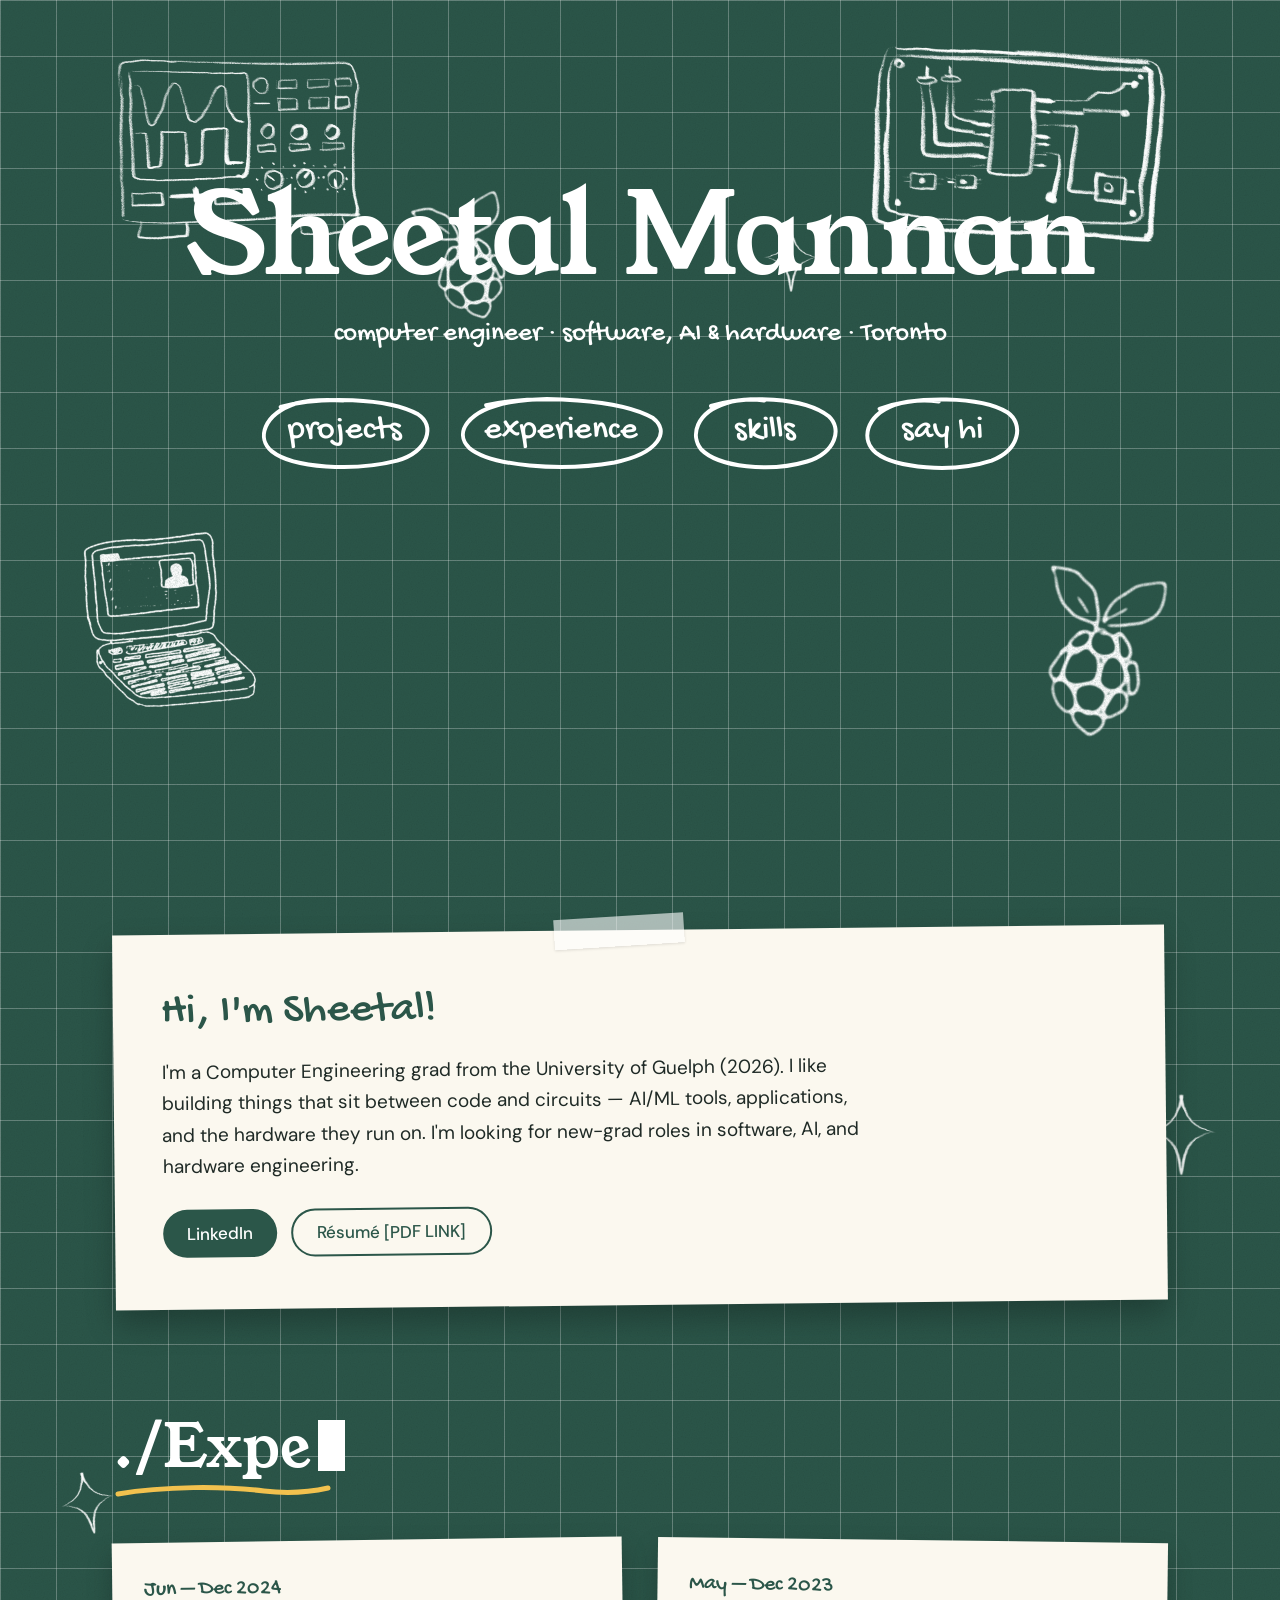
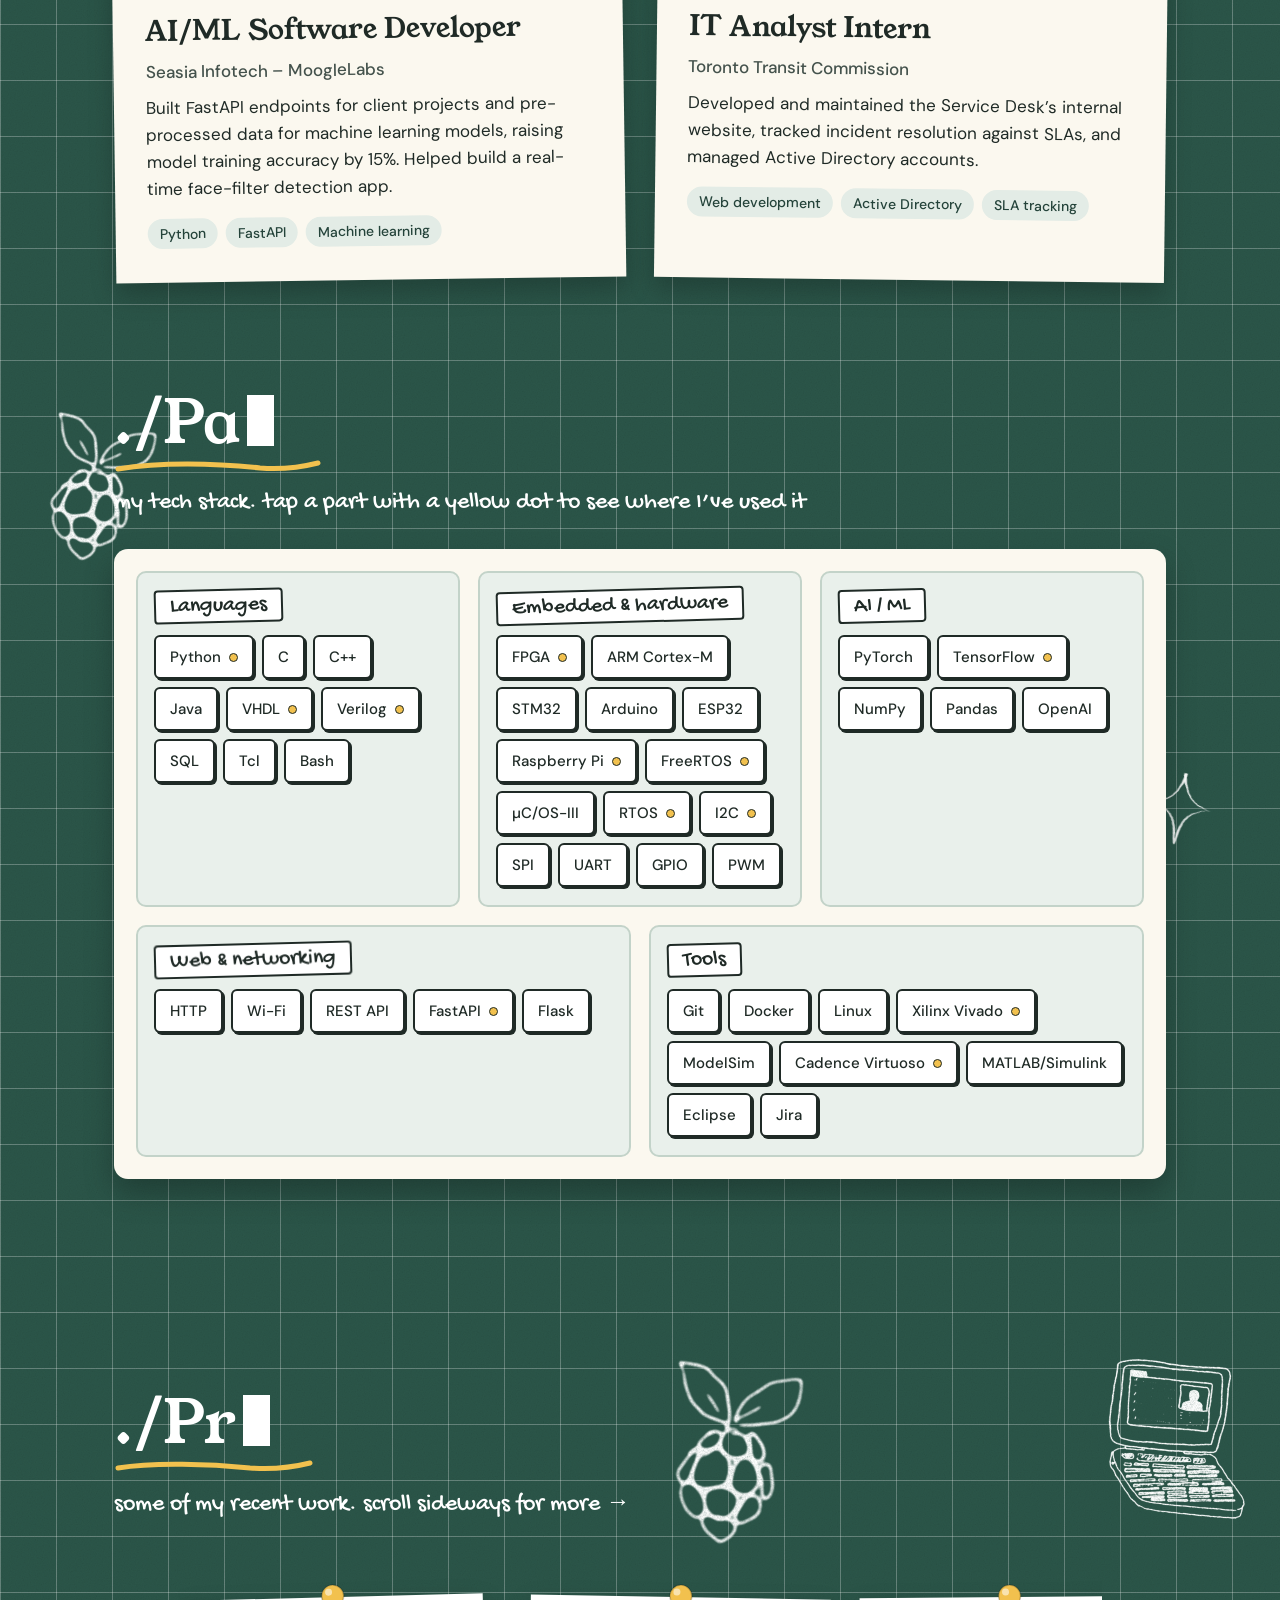
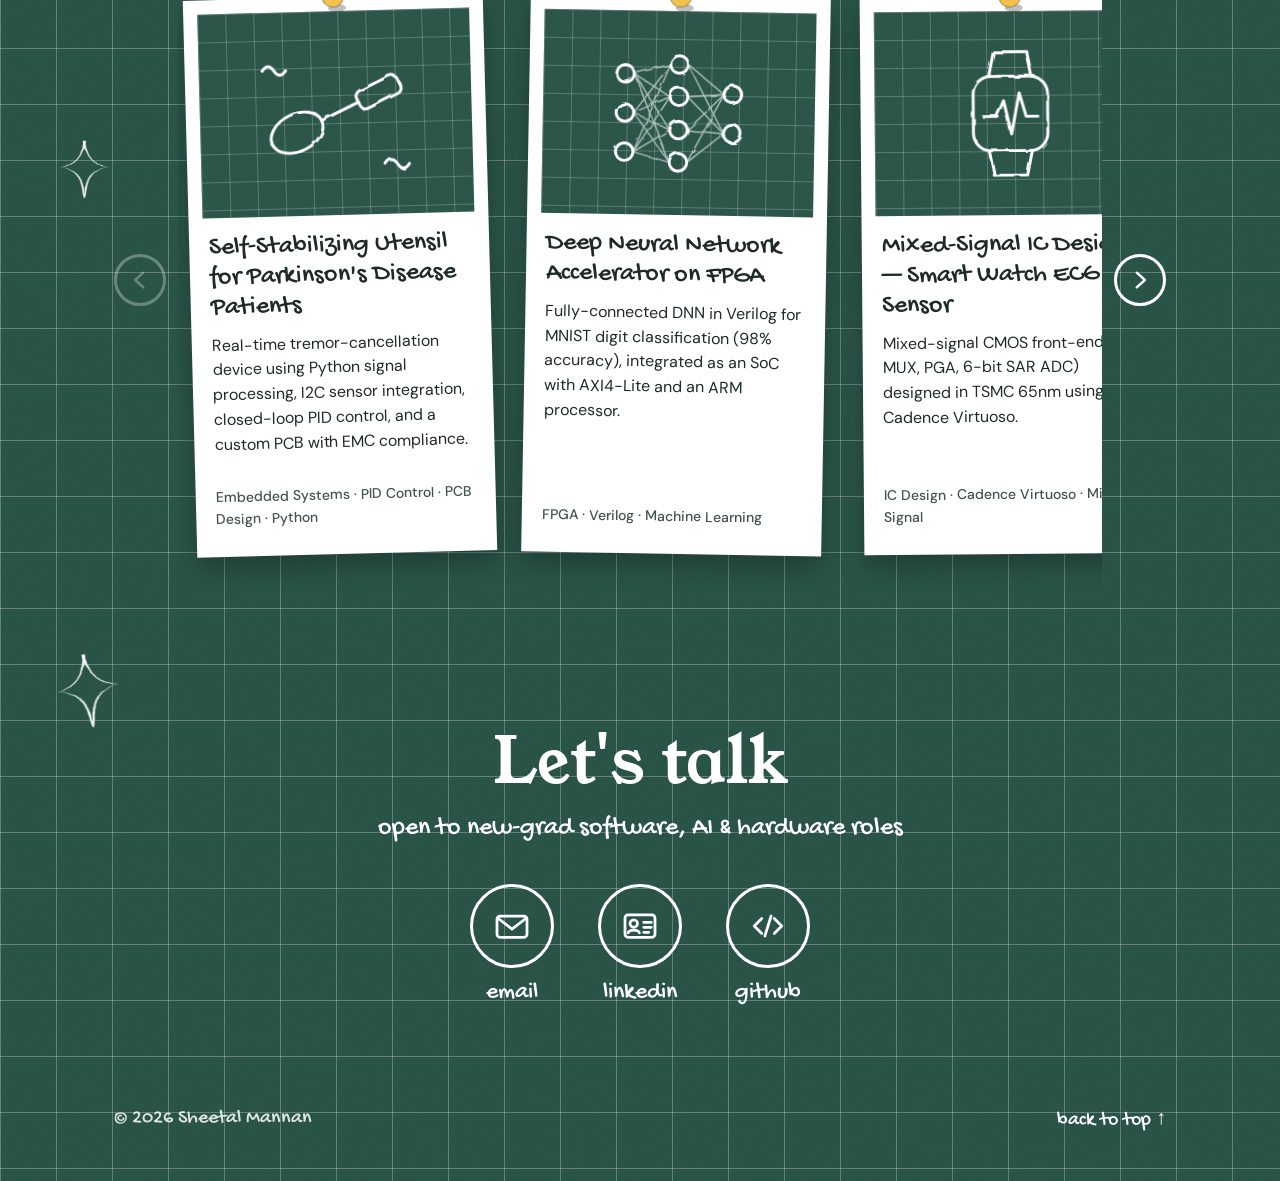
<file: index.html>
<!doctype html>
<html lang="en">
<head>
<meta charset="utf-8">
<meta name="viewport" content="width=device-width, initial-scale=1">
<title>Sheetal Mannan — Portfolio</title>
<meta name="description" content="Sheetal Mannan — computer engineer working across software, AI and hardware in Toronto.">
<meta name="theme-color" content="#2b5649">
<link rel="icon" href="data:,">
<!-- Link previews (LinkedIn, iMessage, Slack). Once the site is live, change og:image to its full https:// URL. -->
<meta property="og:type" content="website">
<meta property="og:title" content="Sheetal Mannan — Portfolio">
<meta property="og:description" content="Computer engineer working across software, AI and hardware in Toronto.">
<link rel="preconnect" href="https://fonts.googleapis.com">
<link rel="preconnect" href="https://fonts.gstatic.com" crossorigin>
<link rel="stylesheet" href="https://fonts.googleapis.com/css2?family=DM+Sans:wght@400;500;700&amp;family=Gochi+Hand&amp;family=Young+Serif&amp;display=swap">
<link rel="stylesheet" href="styles.css">
</head>
<body id="top">
<a class="skip-link" href="#about">Skip to content</a>

<!-- Shared push-pin graphic -->
<svg width="0" height="0" style="position:absolute" aria-hidden="true">
  <symbol id="pin" viewBox="0 0 34 34">
    <ellipse cx="21" cy="27" rx="9" ry="4" fill="rgba(0,0,0,0.25)"/>
    <circle cx="17" cy="15" r="11" fill="var(--pin)" stroke="rgba(0,0,0,0.2)" stroke-width="1.5"/>
    <circle cx="13" cy="11" r="3.5" fill="rgba(255,255,255,0.55)"/>
  </symbol>
  <!-- Gives the project sketches a wobbly, hand-drawn line -->
  <filter id="sketch"><feTurbulence type="fractalNoise" baseFrequency="0.05" numOctaves="2" seed="4" result="noise"/><feDisplacementMap in="SourceGraphic" in2="noise" scale="3.5"/></filter>
</svg>

<div class="page">
  <svg class="grain" aria-hidden="true"><filter id="grain"><feTurbulence type="fractalNoise" baseFrequency="0.85" numOctaves="2" stitchTiles="stitch"/><feColorMatrix type="saturate" values="0"/></filter><rect width="100%" height="100%" filter="url(#grain)"/></svg>

  <!-- Side-margin doodles (wide screens only) -->
  <img class="deco" src="assets/sparkle.webp" alt="" style="top:1080px; right:3.5%; width:100px">
  <img class="deco" src="assets/sparkle.webp" alt="" style="top:1460px; left:4%; width:78px; transform:rotate(-12deg)">
  <img class="deco" src="assets/raspberry.png" alt="" style="top:2010px; left:2.5%; width:120px; transform:rotate(14deg)">
  <img class="deco" src="assets/sparkle.webp" alt="" style="top:2360px; right:4%; width:90px; transform:rotate(10deg)">
  <img class="deco" src="assets/laptop.png" alt="" style="top:2960px; right:2%; width:150px; transform:rotate(6deg)">
  <img class="deco" src="assets/sparkle.webp" alt="" style="top:3330px; left:4%; width:72px">
  <img class="deco" src="assets/sparkle.webp" alt="" style="top:3840px; left:3.5%; width:92px; transform:rotate(-8deg)">

  <main class="wrap">

    <section class="hero">
      <img class="hero-doodle" src="assets/oscilloscope.png" alt="" style="top:36px; left:0; width:250px">
      <img class="hero-doodle" src="assets/pcb.png" alt="" style="top:24px; right:0; width:300px; transform:rotate(4deg)">
      <img class="hero-doodle" src="assets/raspberry.png" alt="" style="top:170px; left:300px; width:104px; transform:rotate(-12deg)">
      <img class="hero-doodle" src="assets/sparkle.webp" alt="" style="top:196px; right:332px; width:80px">
      <img class="hero-doodle" src="assets/laptop.png" alt="" style="top:512px; left:-30px; width:170px; transform:rotate(-5deg)">
      <img class="hero-doodle" src="assets/raspberry.png" alt="" style="top:540px; right:0; width:140px; transform:rotate(10deg)">

      <h1>Sheetal Mannan</h1>
      <p class="tagline">computer engineer · software, AI &amp; hardware · Toronto</p>

      <nav class="circle-nav" aria-label="Sections">
        <a href="#projects" style="min-width:170px"><svg aria-hidden="true" viewBox="0 0 200 80" preserveAspectRatio="none"><path d="M26 14 C70 2 150 4 184 22 C204 34 196 62 160 72 C110 84 40 80 16 62 C-2 48 6 22 44 10 C60 6 80 6 98 7"/></svg><span>projects</span></a>
        <a href="#experience" style="min-width:190px"><svg aria-hidden="true" viewBox="0 0 200 80" preserveAspectRatio="none"><path d="M30 12 C80 0 156 6 186 26 C202 40 192 64 150 74 C100 84 34 78 14 58 C0 42 12 18 52 9 C66 6 84 5 100 6"/></svg><span>experience</span></a>
        <a href="#stack" style="min-width:150px"><svg aria-hidden="true" viewBox="0 0 200 80" preserveAspectRatio="none"><path d="M28 13 C74 1 152 3 185 24 C203 37 195 63 156 73 C106 85 38 79 15 60 C0 45 8 20 48 10 C63 6 82 5 99 7"/></svg><span>skills</span></a>
        <a href="#contact" style="min-width:160px"><svg aria-hidden="true" viewBox="0 0 200 80" preserveAspectRatio="none"><path d="M22 16 C66 2 148 2 182 20 C202 32 198 60 162 72 C112 86 42 80 18 64 C-2 50 4 24 40 12 C58 7 78 6 96 8"/></svg><span>say hi</span></a>
      </nav>
    </section>

    <section id="about" class="intro" tabindex="-1">
      <div class="tape" aria-hidden="true"></div>
      <div class="intro-inner">
        <div class="intro-text">
          <h2>Hi, I'm Sheetal!</h2>
          <p>I'm a Computer Engineering grad from the University of Guelph (2026). I like building things that sit between code and circuits — AI/ML tools, applications, and the hardware they run on. I'm looking for new-grad roles in software, AI, and hardware engineering.</p>
          <div class="btn-row">
            <a class="btn btn-solid" href="https://www.linkedin.com/in/sheetal-mannan-6363371bb/" target="_blank" rel="noopener">LinkedIn</a>
            <a class="btn btn-outline" href="#">Résumé [PDF LINK]</a>
          </div>
        </div>
      </div>
    </section>

    <section id="experience" class="section">
      <div class="heading">
        <h2>./Experience<span class="cursor" aria-hidden="true"></span></h2>
        <svg aria-hidden="true" width="220" height="18" viewBox="0 0 220 18"><path d="M4 12 C50 4 110 4 150 9 C176 12 196 10 214 6"/></svg>
      </div>
      <div class="card-row">
        <article class="paper-card hl" data-id="moogle" style="--tilt:-0.8deg">
          <p class="date">Jun – Dec 2024</p>
          <h3>AI/ML Software Developer</h3>
          <p class="org">Seasia Infotech – MoogleLabs</p>
          <p>Built FastAPI endpoints for client projects and pre-processed data for machine learning models, raising model training accuracy by 15%. Helped build a real-time face-filter detection app.</p>
          <ul class="tags"><li>Python</li><li>FastAPI</li><li>Machine learning</li></ul>
        </article>
        <article class="paper-card hl" data-id="ttc" style="--tilt:0.7deg">
          <p class="date">May – Dec 2023</p>
          <h3>IT Analyst Intern</h3>
          <p class="org">Toronto Transit Commission</p>
          <p>Developed and maintained the Service Desk’s internal website, tracked incident resolution against SLAs, and managed Active Directory accounts.</p>
          <ul class="tags"><li>Web development</li><li>Active Directory</li><li>SLA tracking</li></ul>
        </article>
      </div>
    </section>

    <section id="stack" class="section stack">
      <div class="heading">
        <h2>./Parts bin<span class="cursor" aria-hidden="true"></span></h2>
        <svg aria-hidden="true" width="210" height="18" viewBox="0 0 210 18"><path d="M4 11 C46 4 100 5 146 10 C170 12 188 9 204 5"/></svg>
        <p class="subhead">my tech stack. tap a part with a yellow dot to see where I’ve used it</p>
      </div>
      <div class="bin">
        <div class="drawer">
          <h3>Languages</h3>
          <div class="chips"><button type="button" aria-pressed="false">Python</button><button type="button" aria-pressed="false">C</button><button type="button" aria-pressed="false">C++</button><button type="button" aria-pressed="false">Java</button><button type="button" aria-pressed="false">VHDL</button><button type="button" aria-pressed="false">Verilog</button><button type="button" aria-pressed="false">SQL</button><button type="button" aria-pressed="false">Tcl</button><button type="button" aria-pressed="false">Bash</button></div>
        </div>
        <div class="drawer">
          <h3>Embedded &amp; hardware</h3>
          <div class="chips"><button type="button" aria-pressed="false">FPGA</button><button type="button" aria-pressed="false">ARM Cortex-M</button><button type="button" aria-pressed="false">STM32</button><button type="button" aria-pressed="false">Arduino</button><button type="button" aria-pressed="false">ESP32</button><button type="button" aria-pressed="false">Raspberry Pi</button><button type="button" aria-pressed="false">FreeRTOS</button><button type="button" aria-pressed="false">µC/OS-III</button><button type="button" aria-pressed="false">RTOS</button><button type="button" aria-pressed="false">I2C</button><button type="button" aria-pressed="false">SPI</button><button type="button" aria-pressed="false">UART</button><button type="button" aria-pressed="false">GPIO</button><button type="button" aria-pressed="false">PWM</button></div>
        </div>
        <div class="drawer">
          <h3>AI / ML</h3>
          <div class="chips"><button type="button" aria-pressed="false">PyTorch</button><button type="button" aria-pressed="false">TensorFlow</button><button type="button" aria-pressed="false">NumPy</button><button type="button" aria-pressed="false">Pandas</button><button type="button" aria-pressed="false">OpenAI</button></div>
        </div>
        <div class="drawer">
          <h3>Web &amp; networking</h3>
          <div class="chips"><button type="button" aria-pressed="false">HTTP</button><button type="button" aria-pressed="false">Wi-Fi</button><button type="button" aria-pressed="false">REST API</button><button type="button" aria-pressed="false">FastAPI</button><button type="button" aria-pressed="false">Flask</button></div>
        </div>
        <div class="drawer">
          <h3>Tools</h3>
          <div class="chips"><button type="button" aria-pressed="false">Git</button><button type="button" aria-pressed="false">Docker</button><button type="button" aria-pressed="false">Linux</button><button type="button" aria-pressed="false">Xilinx Vivado</button><button type="button" aria-pressed="false">ModelSim</button><button type="button" aria-pressed="false">Cadence Virtuoso</button><button type="button" aria-pressed="false">MATLAB/Simulink</button><button type="button" aria-pressed="false">Eclipse</button><button type="button" aria-pressed="false">Jira</button></div>
        </div>
      </div>
      <p class="sel-text" aria-live="polite"></p>
    </section>

    <section id="projects" class="section">
      <div class="heading-row">
        <div class="heading">
          <h2>./Projects<span class="cursor" aria-hidden="true"></span></h2>
          <svg aria-hidden="true" width="200" height="18" viewBox="0 0 200 18"><path d="M4 10 C40 4 96 6 136 10 C162 12 180 9 196 5"/></svg>
          <p class="subhead">some of my recent work. scroll sideways for more →</p>
        </div>
        <img class="heading-doodle" src="assets/raspberry.png" alt="Hand-drawn raspberry doodle" width="150">
      </div>

      <div class="carousel">
        <button type="button" class="carousel-btn prev" aria-label="Previous projects" aria-controls="project-strip">
          <svg aria-hidden="true" viewBox="0 0 32 32"><path d="M20 7 L10 16 L20 25"/></svg>
        </button>
        <ul class="strip" id="project-strip" tabindex="0" aria-label="Projects, scroll horizontally">
          <li class="project hl" data-id="utensil">
            <svg class="pin" aria-hidden="true" width="34" height="34"><use href="#pin"/></svg>
            <div class="photo"><svg class="sketch" aria-hidden="true" viewBox="0 0 200 150"><g transform="rotate(-25 100 75)"><ellipse cx="56" cy="75" rx="28" ry="19"/><path d="M84 75 H126"/><rect x="126" y="65" width="46" height="20" rx="6"/></g><path d="M26 30 q6 -9 12 0 t12 0"/><path d="M150 128 q6 -9 12 0 t12 0"/></svg></div>
            <h3>Self-Stabilizing Utensil for Parkinson's Disease Patients</h3>
            <p>Real-time tremor-cancellation device using Python signal processing, I2C sensor integration, closed-loop PID control, and a custom PCB with EMC compliance.</p>
            <p class="meta">Embedded Systems · PID Control · PCB Design · Python</p>
          </li>
          <li class="project hl" data-id="dnn">
            <svg class="pin" aria-hidden="true" width="34" height="34"><use href="#pin"/></svg>
            <div class="photo"><svg class="sketch" aria-hidden="true" viewBox="0 0 200 150"><g class="faint"><path d="M54 35 L91 25"/><path d="M54 35 L91 58"/><path d="M54 35 L91 92"/><path d="M54 35 L91 125"/><path d="M54 75 L91 25"/><path d="M54 75 L91 58"/><path d="M54 75 L91 92"/><path d="M54 75 L91 125"/><path d="M54 115 L91 25"/><path d="M54 115 L91 58"/><path d="M54 115 L91 92"/><path d="M54 115 L91 125"/><path d="M109 25 L146 55"/><path d="M109 25 L146 95"/><path d="M109 58 L146 55"/><path d="M109 58 L146 95"/><path d="M109 92 L146 55"/><path d="M109 92 L146 95"/><path d="M109 125 L146 55"/><path d="M109 125 L146 95"/></g><circle cx="45" cy="35" r="9"/><circle cx="45" cy="75" r="9"/><circle cx="45" cy="115" r="9"/><circle cx="100" cy="25" r="9"/><circle cx="100" cy="58" r="9"/><circle cx="100" cy="92" r="9"/><circle cx="100" cy="125" r="9"/><circle cx="155" cy="55" r="9"/><circle cx="155" cy="95" r="9"/></svg></div>
            <h3>Deep Neural Network Accelerator on FPGA</h3>
            <p>Fully-connected DNN in Verilog for MNIST digit classification (98% accuracy), integrated as an SoC with AXI4-Lite and an ARM processor.</p>
            <p class="meta">FPGA · Verilog · Machine Learning</p>
          </li>
          <li class="project hl" data-id="ecg">
            <svg class="pin" aria-hidden="true" width="34" height="34"><use href="#pin"/></svg>
            <div class="photo"><svg class="sketch" aria-hidden="true" viewBox="0 0 200 150"><rect x="62" y="37" width="76" height="76" rx="18"/><path d="M78 37 L83 12 H117 L122 37"/><path d="M78 113 L83 138 H117 L122 113"/><path d="M72 78 H86 L93 62 L101 96 L109 54 L116 78 H128"/></svg></div>
            <h3>Mixed-Signal IC Design — Smart Watch ECG Sensor</h3>
            <p>Mixed-signal CMOS front-end (3:1 MUX, PGA, 6-bit SAR ADC) designed in TSMC 65nm using Cadence Virtuoso.</p>
            <p class="meta">IC Design · Cadence Virtuoso · Mixed-Signal</p>
          </li>
          <li class="project hl" data-id="security">
            <svg class="pin" aria-hidden="true" width="34" height="34"><use href="#pin"/></svg>
            <div class="photo"><svg class="sketch" aria-hidden="true" viewBox="0 0 200 150"><path d="M42 76 L100 28 L158 76"/><path d="M56 66 V128 H144 V66"/><rect x="89" y="92" width="22" height="36" rx="2"/><path d="M164 34 a14 14 0 0 1 0 24"/><path d="M174 24 a28 28 0 0 1 0 44"/></svg></div>
            <h3>Real-Time Home Security System</h3>
            <p>FreeRTOS-based system with three concurrent tasks (motion detection, image capture, alerts); interrupt-driven PIR sensing, ArduCam, RTOS semaphores/queues, &lt;200ms response time.</p>
            <p class="meta">FreeRTOS · Embedded Systems · Real-Time OS</p>
          </li>
          <li class="project hl" data-id="quadcopter">
            <svg class="pin" aria-hidden="true" width="34" height="34"><use href="#pin"/></svg>
            <div class="photo"><svg class="sketch" aria-hidden="true" viewBox="0 0 200 150"><path d="M88 66 L52 38 M112 66 L148 38 M88 86 L52 114 M112 86 L148 114"/><rect x="84" y="62" width="32" height="28" rx="7"/><ellipse cx="52" cy="36" rx="26" ry="8"/><ellipse cx="148" cy="36" rx="26" ry="8"/><ellipse cx="52" cy="112" rx="26" ry="8"/><ellipse cx="148" cy="112" rx="26" ry="8"/></svg></div>
            <h3>Infrared Target Detection &amp; Aerial Response Quadcopter</h3>
            <p>Autonomous quadcopter detecting 940nm IR sources and computing GPS coordinates; spiral waypoint navigation in Python, Raspberry Pi 4 + Cube Orange, 30%+ reduction in positional error.</p>
            <p class="meta">Robotics · Computer Vision · Python</p>
          </li>
          <li class="project hl" data-id="synth">
            <svg class="pin" aria-hidden="true" width="34" height="34"><use href="#pin"/></svg>
            <div class="photo"><svg class="sketch" aria-hidden="true" viewBox="0 0 200 150"><path d="M30 20 V130"/><path class="faint" d="M30 75 H184" stroke-dasharray="6 7"/><path d="M32 75 q18.5 -76 37 0 t37 0 t37 0 t37 0"/></svg></div>
            <h3>Digital Waveform Synthesizer</h3>
            <p>FPGA-based sine wave generator on a Nexys A7 board; VHDL, Xilinx Vivado, 89% execution-time reduction vs. a software-based approach.</p>
            <p class="meta">FPGA · VHDL · Xilinx Vivado</p>
          </li>
          <li class="project hl" data-id="facial">
            <svg class="pin" aria-hidden="true" width="34" height="34"><use href="#pin"/></svg>
            <div class="photo"><svg class="sketch" aria-hidden="true" viewBox="0 0 200 150"><ellipse cx="100" cy="75" rx="28" ry="35"/><circle class="dot" cx="89" cy="68" r="3"/><circle class="dot" cx="111" cy="68" r="3"/><path d="M88 89 q12 10 24 0"/><path d="M46 44 V24 H66 M134 24 H154 V44 M46 106 V126 H66 M134 126 H154 V106"/></svg></div>
            <h3>Deep Learning Facial Verification Model</h3>
            <p>Siamese neural network for facial authentication, built with TensorFlow on the LFW dataset with custom training loops.</p>
            <p class="meta">TensorFlow · Deep Learning · Computer Vision</p>
          </li>
          <li class="project hl" data-id="counter">
            <svg class="pin" aria-hidden="true" width="34" height="34"><use href="#pin"/></svg>
            <div class="photo"><svg class="sketch" aria-hidden="true" viewBox="0 0 200 150"><rect x="64" y="39" width="72" height="72" rx="6"/><path d="M78 39 V24 M93 39 V24 M107 39 V24 M122 39 V24 M78 111 V126 M93 111 V126 M107 111 V126 M122 111 V126 M64 53 H49 M64 68 H49 M64 82 H49 M64 97 H49 M136 53 H151 M136 68 H151 M136 82 H151 M136 97 H151"/><path d="M78 86 H88 V66 H100 V86 H112 V66 H122"/></svg></div>
            <h3>Transistor-Level 8-bit Program Counter Design</h3>
            <p>Full-custom static CMOS design (mux, adder, flip-flop register) built in Cadence Virtuoso.</p>
            <p class="meta">IC Design · CMOS · Cadence Virtuoso</p>
          </li>
        </ul>
        <button type="button" class="carousel-btn next" aria-label="Next projects" aria-controls="project-strip">
          <svg aria-hidden="true" viewBox="0 0 32 32"><path d="M12 7 L22 16 L12 25"/></svg>
        </button>
      </div>
    </section>

    <section id="contact" class="contact">
      <h2>Let's talk</h2>
      <p class="subhead">open to new-grad software, AI &amp; hardware roles</p>
      <div class="icon-links">
        <a class="ic" href="mailto:ceng.sheetal.chd@gmail.com" aria-label="Email Sheetal">
          <span class="ring"><svg aria-hidden="true" width="40" height="40" viewBox="0 0 32 32"><rect x="4" y="8" width="24" height="17" rx="2.5"/><path d="M5 10 L16 18.5 L27 10"/></svg></span>
          <span class="ic-label">email</span>
        </a>
        <a class="ic" href="https://www.linkedin.com/in/sheetal-mannan-6363371bb/" target="_blank" rel="noopener" aria-label="Sheetal on LinkedIn">
          <span class="ring"><svg aria-hidden="true" width="40" height="40" viewBox="0 0 32 32"><rect x="4" y="7" width="24" height="18" rx="2.5"/><circle cx="11" cy="14" r="3"/><path d="M6.5 21.5 C7.5 18.5 14.5 18.5 15.5 21.5"/><path d="M19 13 H25 M19 17 H25 M19 21 H23"/></svg></span>
          <span class="ic-label">linkedin</span>
        </a>
        <a class="ic" href="#" target="_blank" rel="noopener" aria-label="Sheetal on GitHub">
          <span class="ring"><svg aria-hidden="true" width="40" height="40" viewBox="0 0 32 32"><path d="M11 10 L5 16 L11 22"/><path d="M21 10 L27 16 L21 22"/><path d="M18.5 8 L13.5 24"/></svg></span>
          <span class="ic-label">github</span>
        </a>
      </div>
    </section>

  </main>

  <footer class="footer">
    <p>© 2026 Sheetal Mannan</p>
    <a href="#top">back to top ↑</a>
  </footer>
</div>

<script src="script.js"></script>
</body>
</html>
</file>
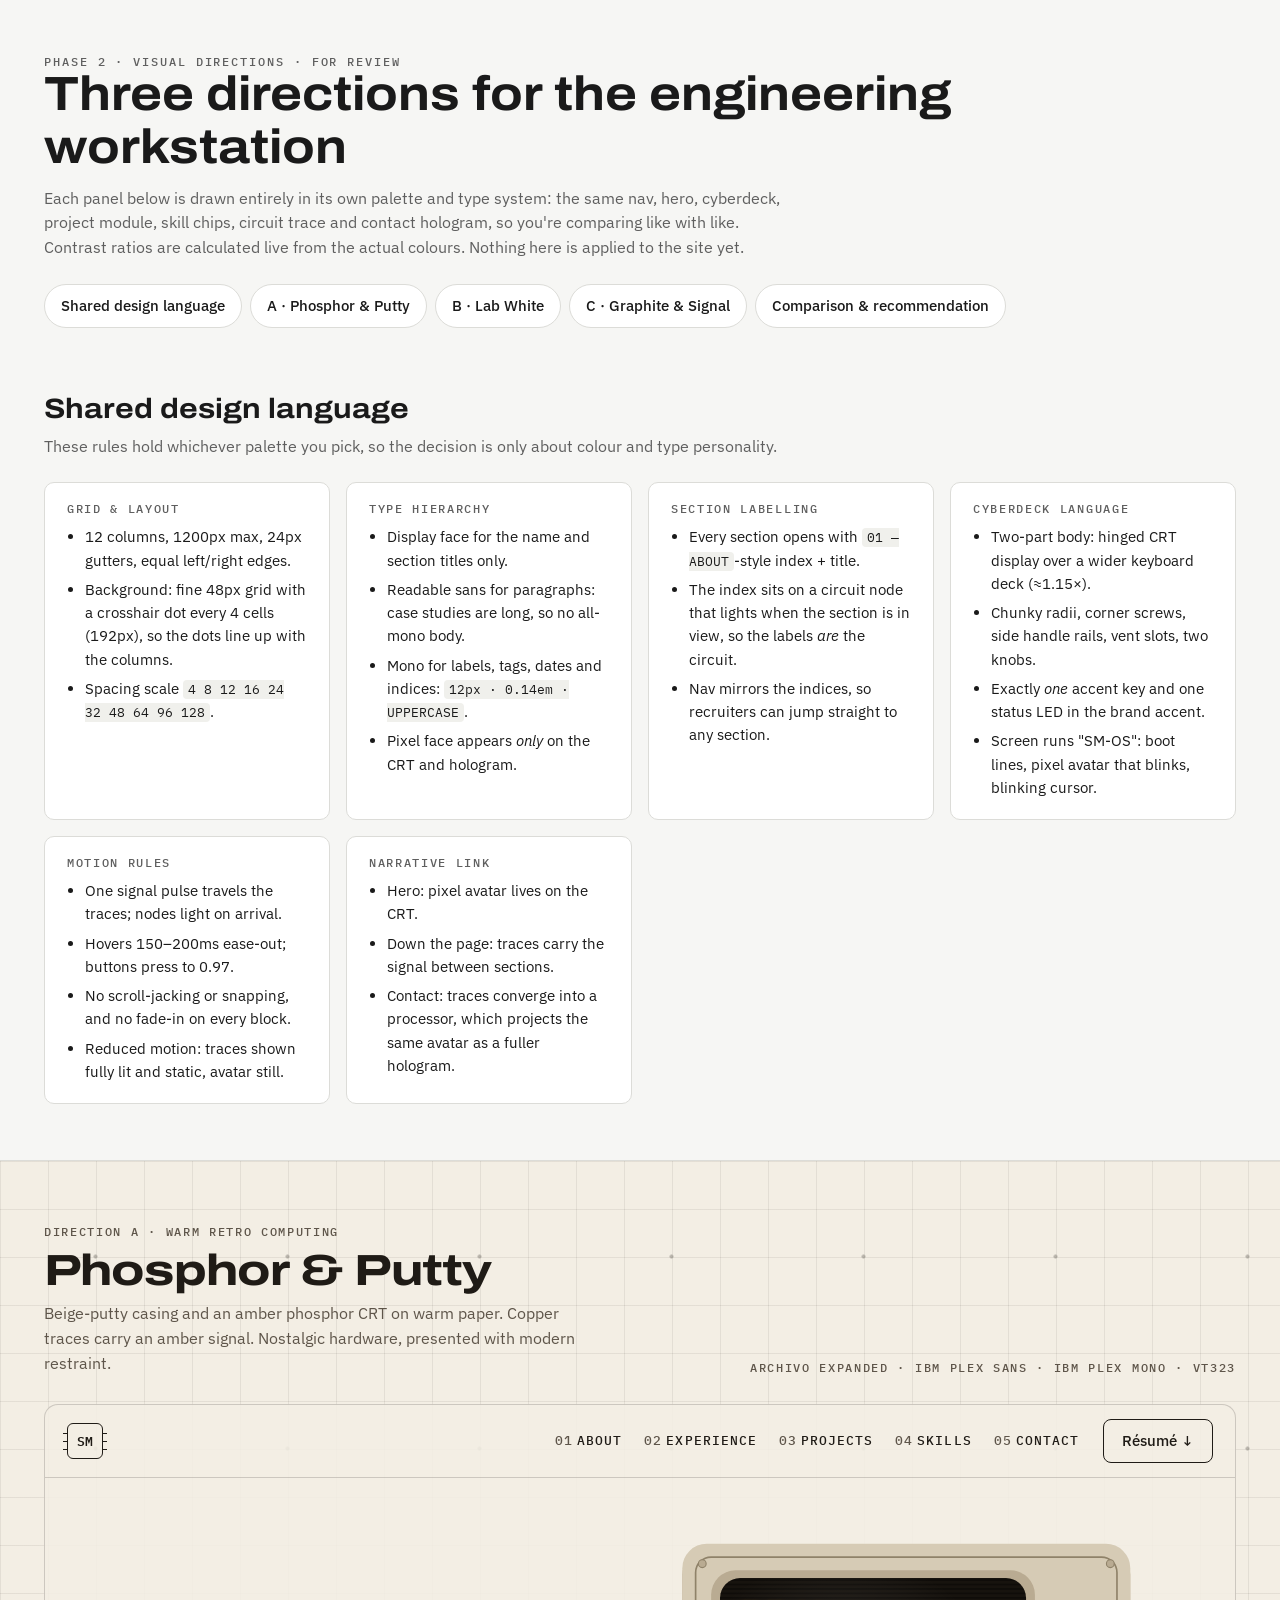
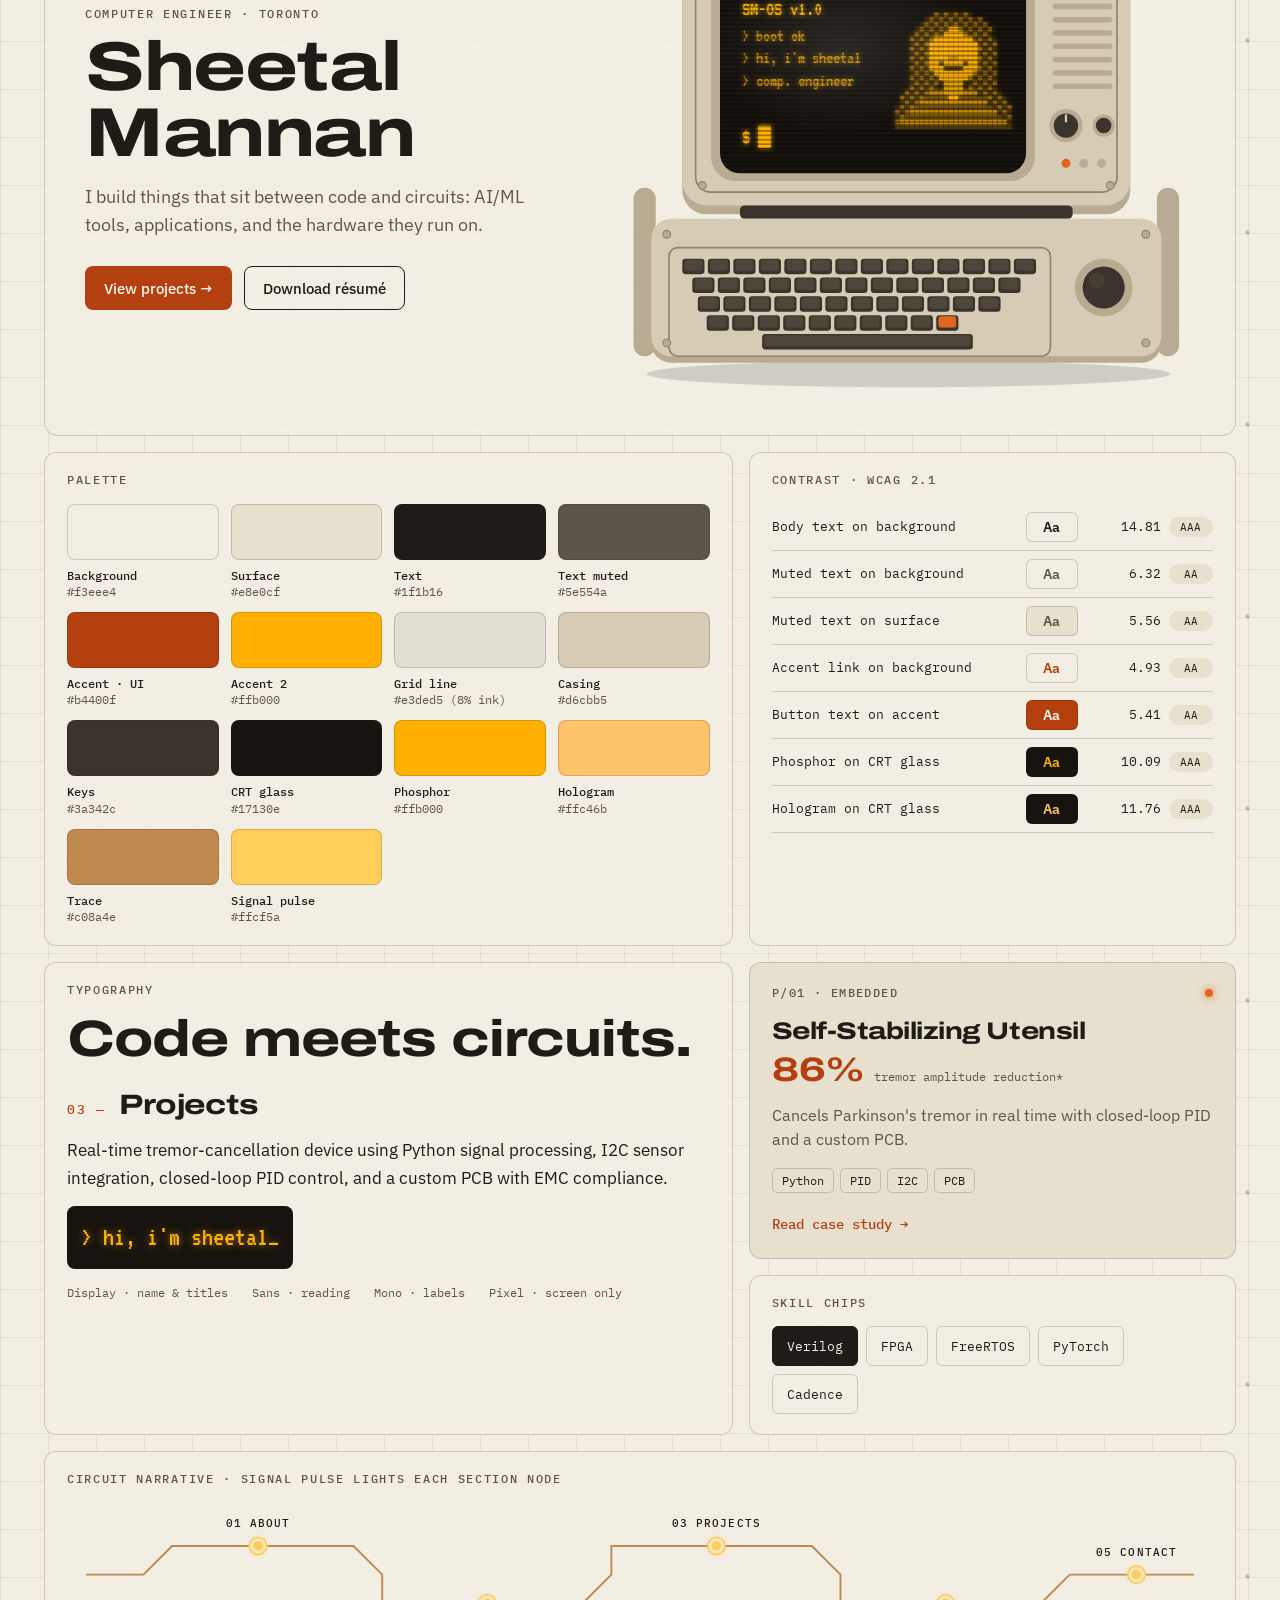
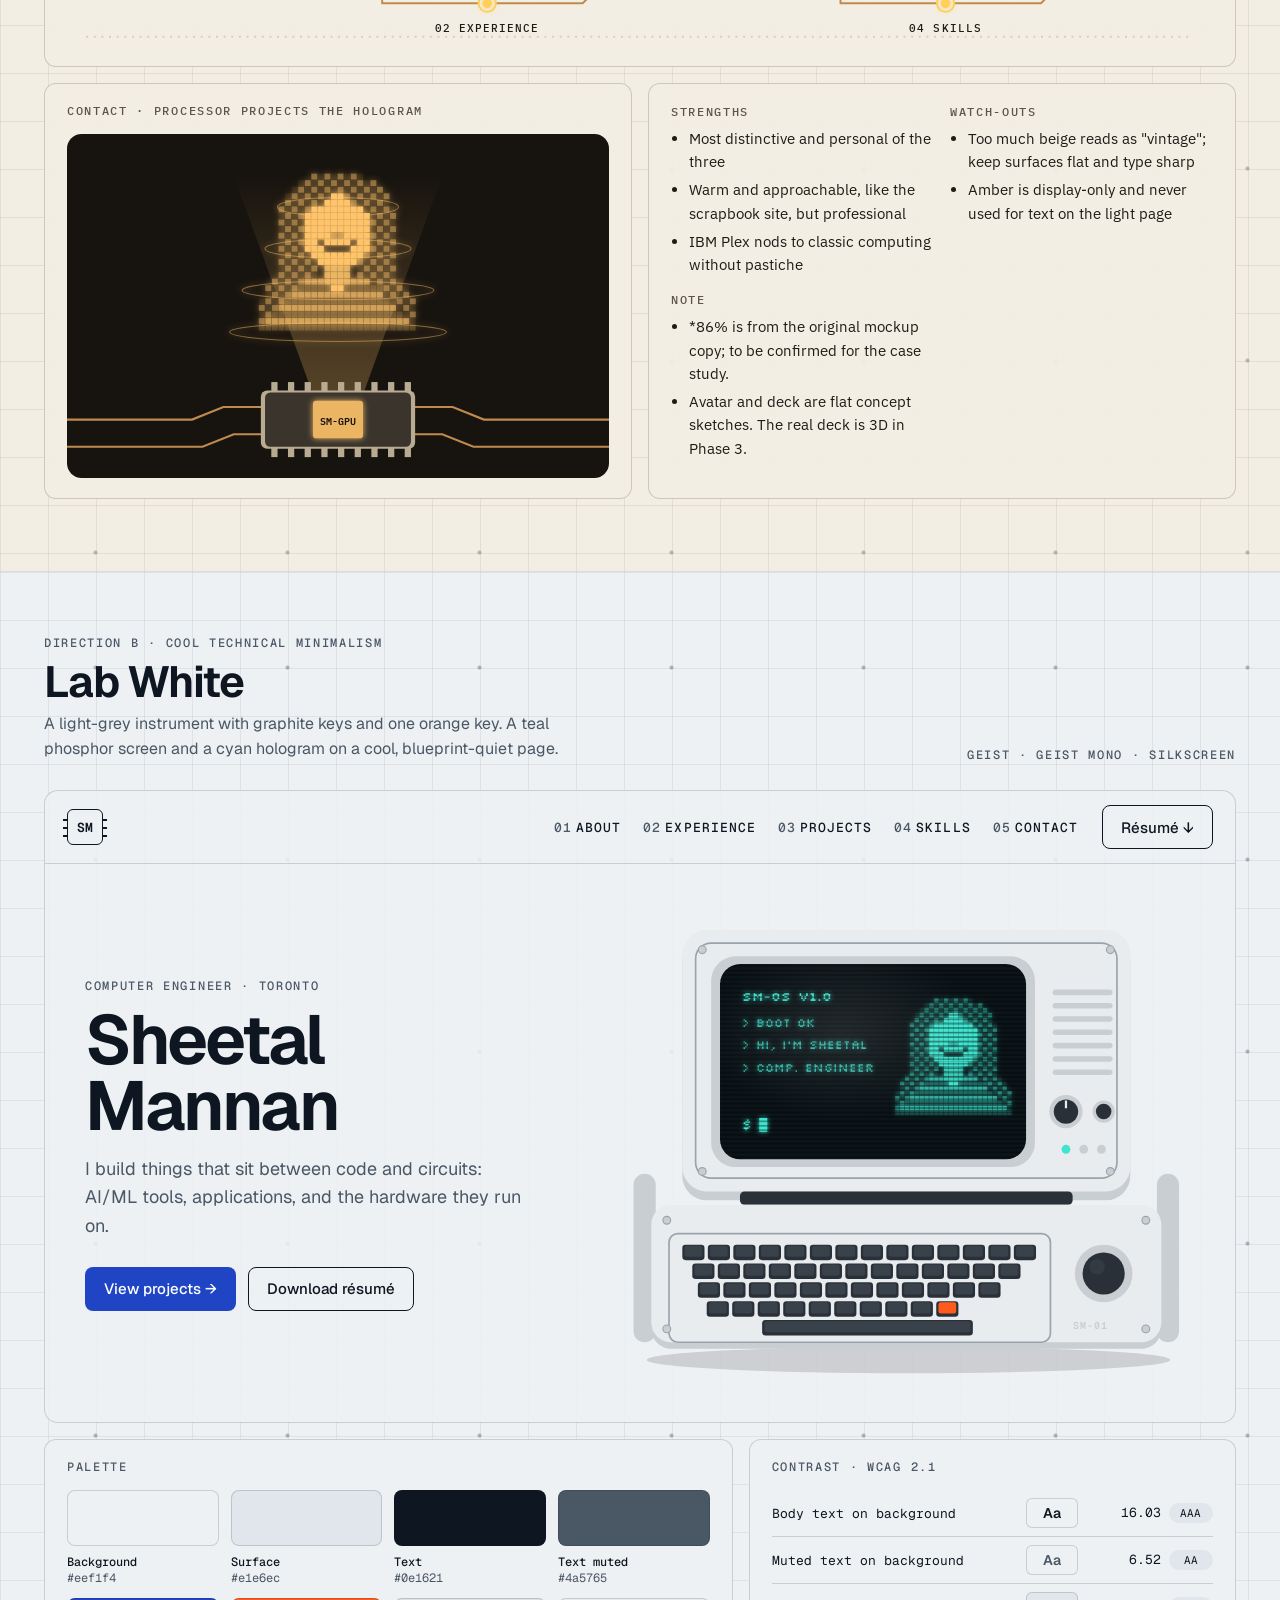
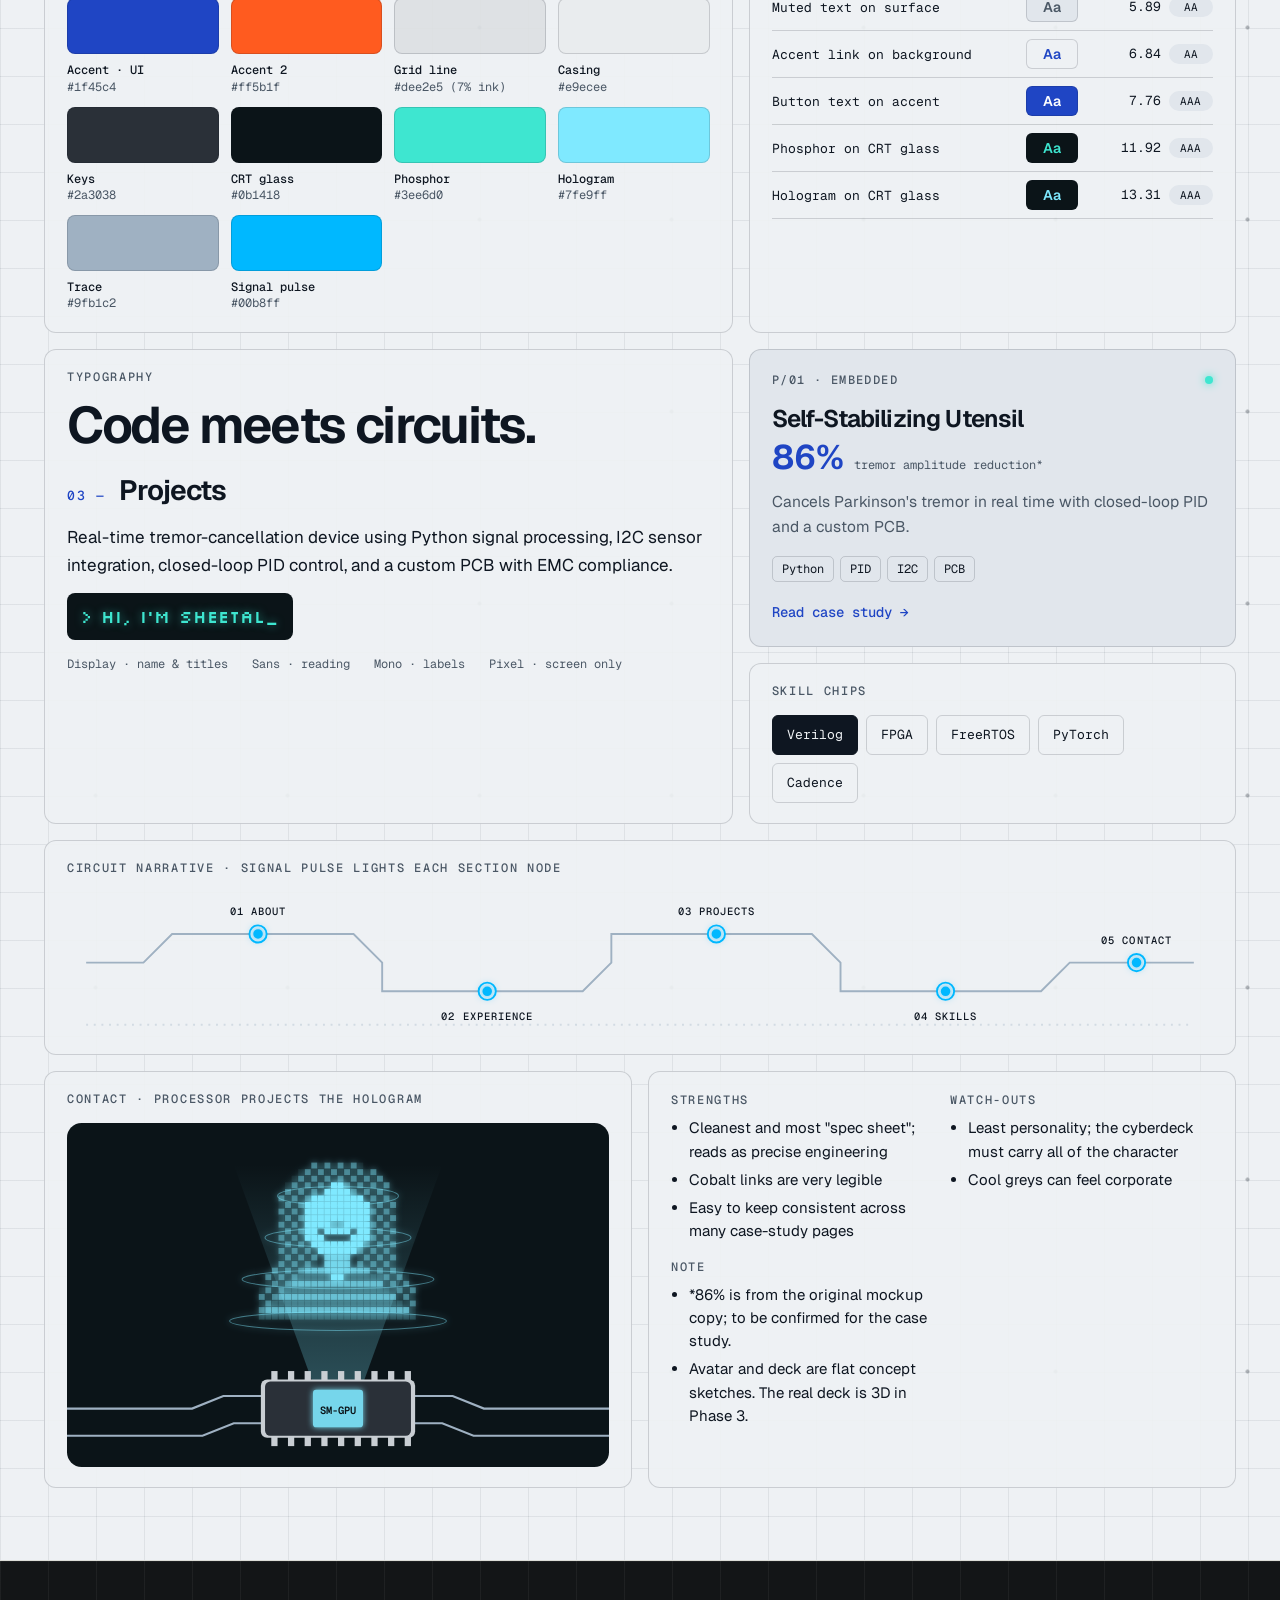
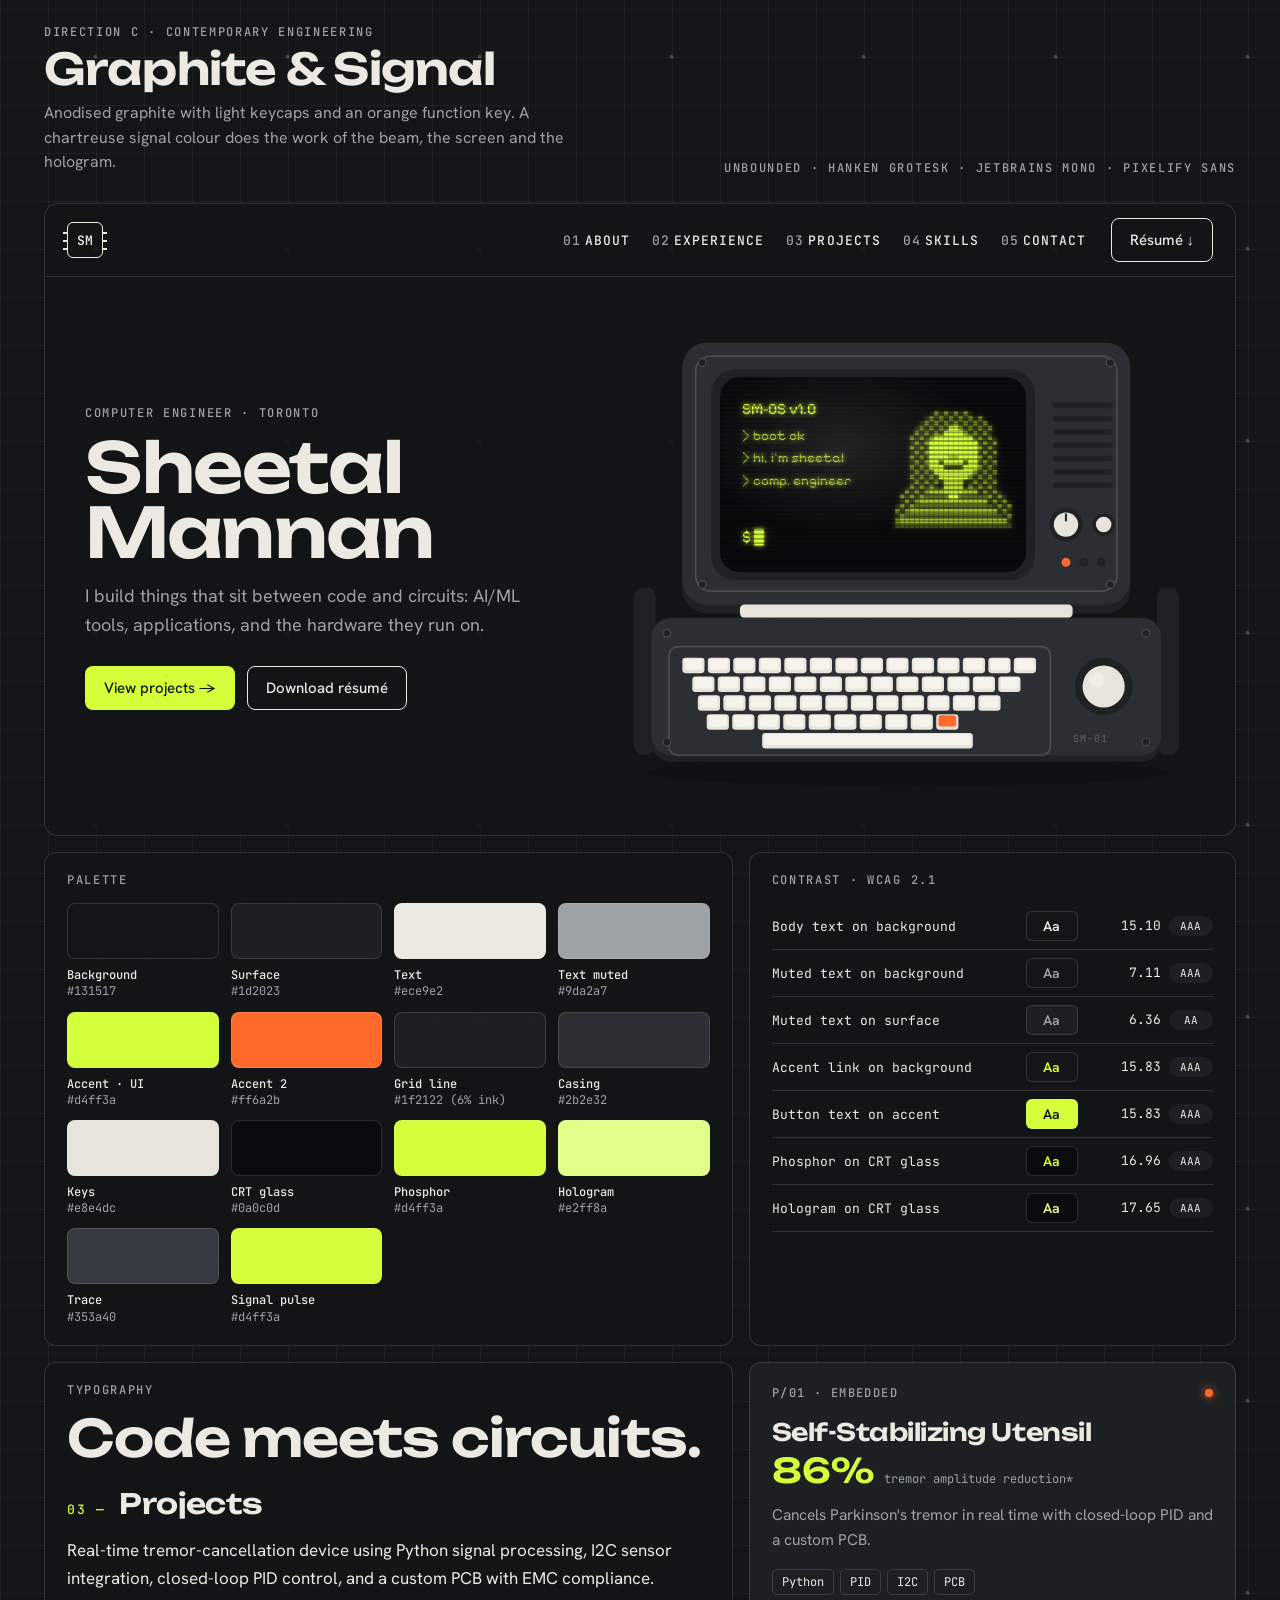
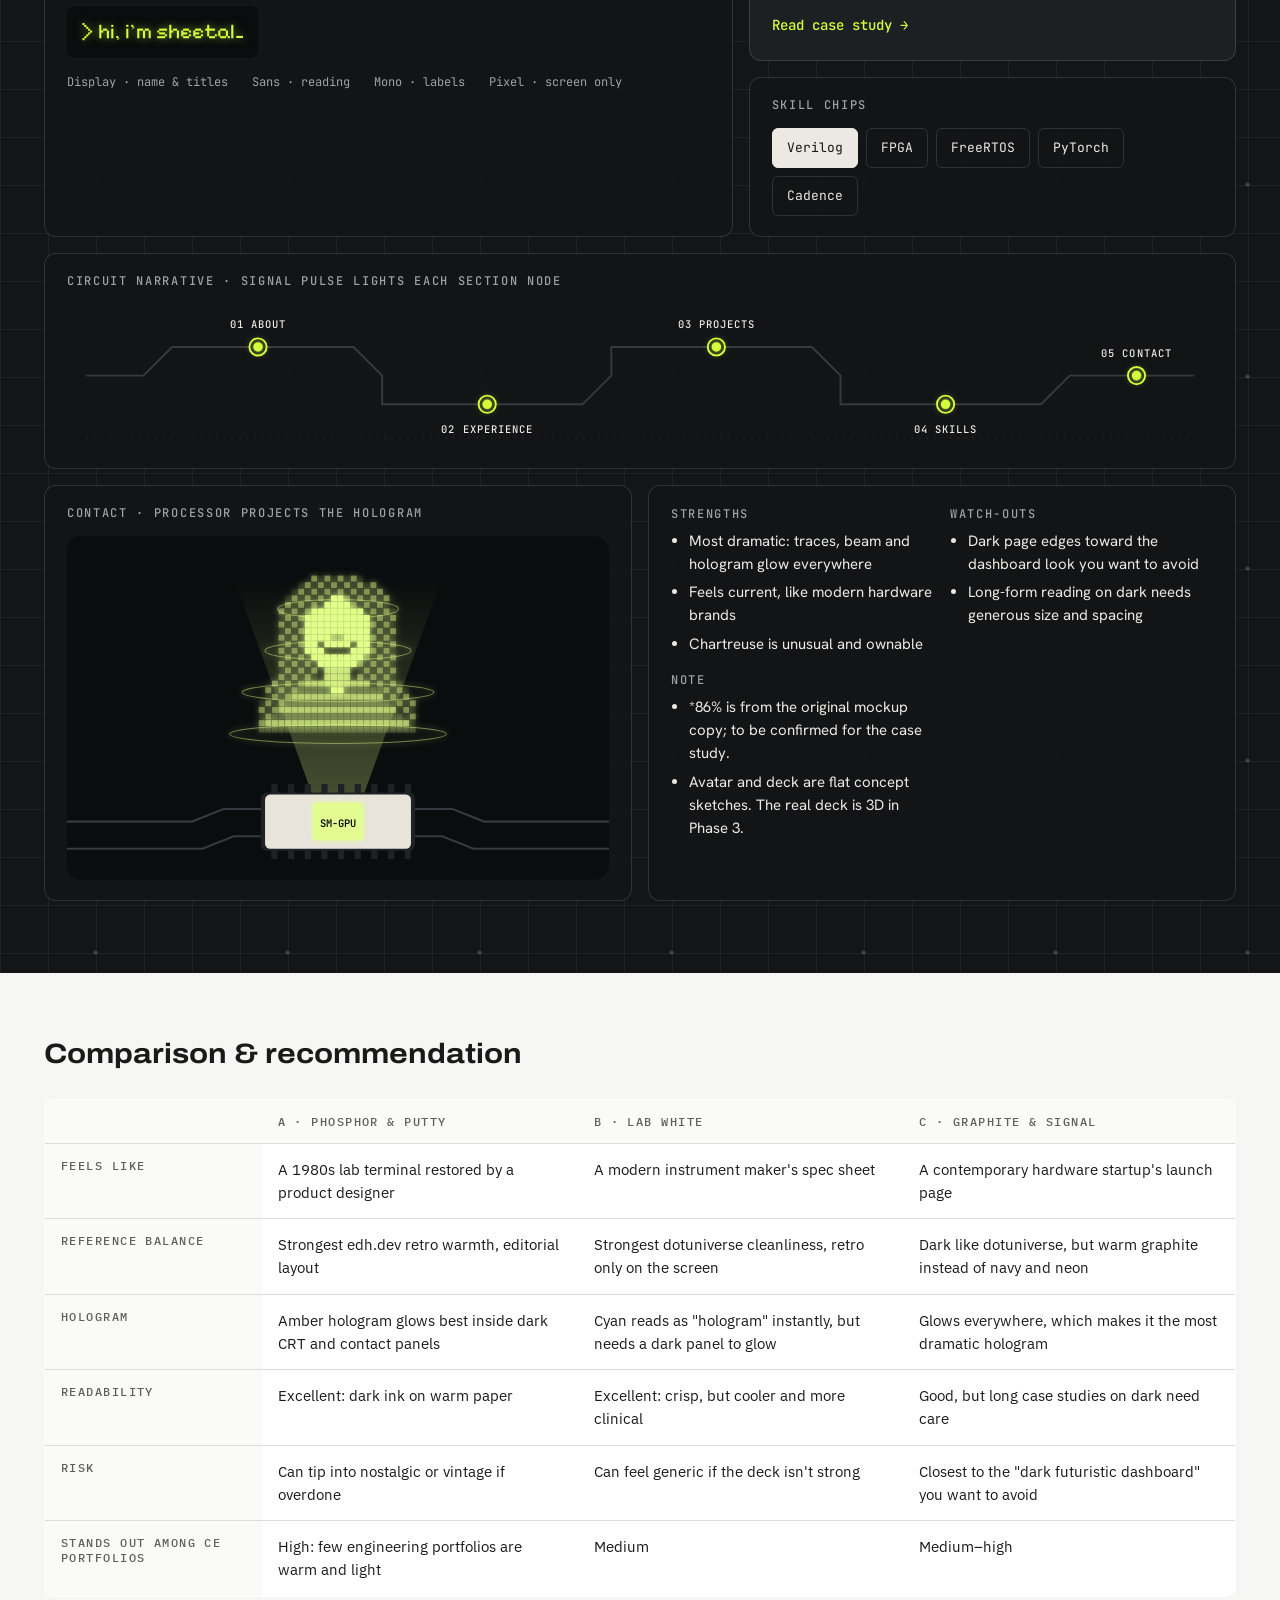
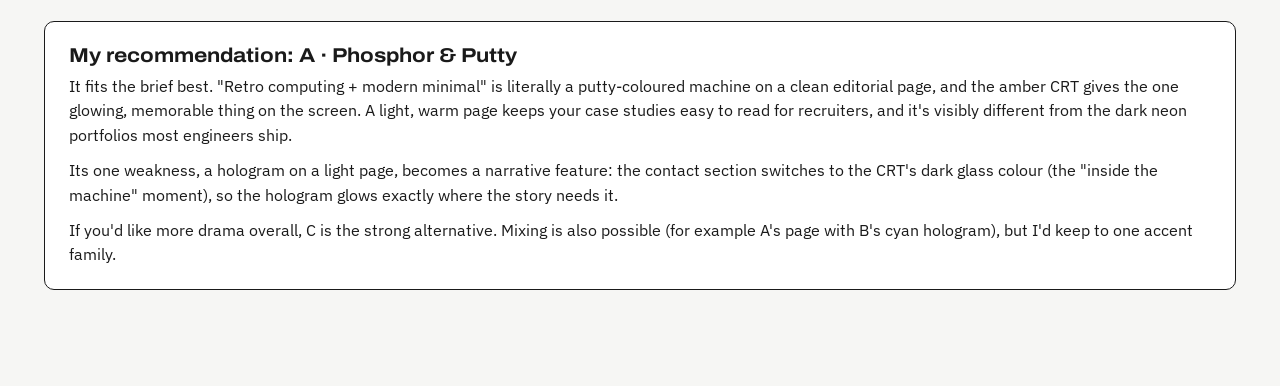
<file: design/directions.html>
<!doctype html>
<html lang="en">
<head>
<meta charset="utf-8">
<meta name="viewport" content="width=device-width, initial-scale=1">
<title>Visual Directions — Sheetal Mannan</title>
<link rel="preconnect" href="https://fonts.googleapis.com">
<link rel="preconnect" href="https://fonts.gstatic.com" crossorigin>
<link rel="stylesheet" href="https://fonts.googleapis.com/css2?family=Archivo:wdth,wght@62..125,400..800&family=IBM+Plex+Sans:wght@400;500;600&family=IBM+Plex+Mono:wght@400;500&family=VT323&family=Geist:wght@400..700&family=Geist+Mono:wght@400;500&family=Silkscreen&family=Unbounded:wght@400..700&family=Hanken+Grotesk:wght@400;500;600&family=JetBrains+Mono:wght@400;500&family=Pixelify+Sans:wght@400..600&display=swap">
<style>
/* ── Board chrome (neutral, so each direction is judged on its own) ── */
:root {
  --board-bg: #f6f6f4;
  --board-ink: #1a1a1a;
  --board-muted: #5f5f5f;
  --board-line: #dcdcd8;
}
* { box-sizing: border-box; }
html { scroll-behavior: smooth; }
body {
  margin: 0;
  background: var(--board-bg);
  color: var(--board-ink);
  font: 16px/1.55 "IBM Plex Sans", system-ui, sans-serif;
}
a { color: inherit; }
:focus-visible { outline: 3px solid #1f45c4; outline-offset: 3px; }

.board-head, .shared, .compare { max-width: 1240px; margin: 0 auto; padding: 0 24px; }
.board-head { padding-top: 56px; padding-bottom: 32px; }
.eyebrow {
  margin: 0 0 12px;
  font: 500 12px/1 "IBM Plex Mono", monospace;
  letter-spacing: 0.16em;
  text-transform: uppercase;
  color: var(--board-muted);
}
.board-head h1 { margin: 0 0 12px; font: 700 clamp(32px, 4vw, 48px)/1.1 "Archivo", sans-serif; font-stretch: 112%; }
.board-head p { margin: 0; max-width: 760px; color: var(--board-muted); }
.jump { display: flex; flex-wrap: wrap; gap: 8px; margin-top: 24px; }
.jump a {
  display: inline-flex; align-items: center; min-height: 44px; padding: 0 16px;
  border: 1px solid var(--board-line); border-radius: 999px; background: #fff;
  text-decoration: none; font-weight: 500; font-size: 15px;
}
.jump a:hover { border-color: var(--board-ink); }

h2.board-h { margin: 0 0 8px; font: 700 28px/1.2 "Archivo", sans-serif; font-stretch: 112%; }
.shared { padding-top: 32px; padding-bottom: 56px; }
.shared-grid { display: grid; grid-template-columns: repeat(auto-fit, minmax(270px, 1fr)); gap: 16px; margin-top: 24px; }
.rule-card { background: #fff; border: 1px solid var(--board-line); border-radius: 10px; padding: 20px 22px; }
.rule-card h3 { margin: 0 0 10px; font: 500 12px/1 "IBM Plex Mono", monospace; letter-spacing: 0.14em; text-transform: uppercase; color: var(--board-muted); }
.rule-card ul { margin: 0; padding-left: 18px; font-size: 15px; }
.rule-card li + li { margin-top: 6px; }
.rule-card code { font: 13px "IBM Plex Mono", monospace; background: #f0f0ec; padding: 1px 5px; border-radius: 4px; }

/* ── A direction panel: everything inside reads its palette from these tokens ── */
.dir {
  --fine: 48px;
  position: relative;
  padding: 64px 0 72px;
  background-color: var(--bg);
  background-image:
    radial-gradient(circle, var(--grid-mark) 1.6px, transparent 1.7px),
    linear-gradient(var(--grid) 1px, transparent 1px),
    linear-gradient(90deg, var(--grid) 1px, transparent 1px);
  background-size: calc(var(--fine) * 4) calc(var(--fine) * 4), var(--fine) var(--fine), var(--fine) var(--fine);
  background-position: -0.5px -0.5px, 0 0, 0 0;
  color: var(--text);
  font-family: var(--f-body);
  border-top: 1px solid var(--board-line);
}
.dir-inner { max-width: 1240px; margin: 0 auto; padding: 0 24px; }

.dir[data-dir="a"] {
  --bg: #f3eee4; --surface: #e8e0cf; --text: #1f1b16; --muted: #5e554a;
  --accent: #b4400f; --on-accent: #fff8ee; --accent-2: #ffb000;
  --grid: rgba(31,27,22,0.075); --grid-mark: rgba(31,27,22,0.28); --line: rgba(31,27,22,0.18);
  --casing: #d6cbb5; --casing-shade: #b9ab92; --casing-line: #8f8269;
  --key: #3a342c; --key-top: #4d463b; --key-accent: #e0661f; --key-legend: #d6cbb5;
  --crt: #17130e; --phos: #ffb000; --holo: #ffc46b; --trace: #c08a4e; --pulse: #ffcf5a; --led: #e0661f;
  --f-display: "Archivo", sans-serif; --display-stretch: 125%; --display-weight: 750; --display-track: -0.02em;
  --f-body: "IBM Plex Sans", sans-serif; --f-mono: "IBM Plex Mono", monospace; --f-pixel: "VT323", monospace; --pixel-size: 1.25;
}
.dir[data-dir="b"] {
  --bg: #eef1f4; --surface: #e1e6ec; --text: #0e1621; --muted: #4a5765;
  --accent: #1f45c4; --on-accent: #ffffff; --accent-2: #ff5b1f;
  --grid: rgba(14,22,33,0.07); --grid-mark: rgba(14,22,33,0.3); --line: rgba(14,22,33,0.16);
  --casing: #e9ecee; --casing-shade: #c9ced3; --casing-line: #9aa3ac;
  --key: #2a3038; --key-top: #39414b; --key-accent: #ff5b1f; --key-legend: #c9ced3;
  --crt: #0b1418; --phos: #3ee6d0; --holo: #7fe9ff; --trace: #9fb1c2; --pulse: #00b8ff; --led: #3ee6d0;
  --f-display: "Geist", sans-serif; --display-stretch: 100%; --display-weight: 650; --display-track: -0.035em;
  --f-body: "Geist", sans-serif; --f-mono: "Geist Mono", monospace; --f-pixel: "Silkscreen", monospace; --pixel-size: 0.8;
}
.dir[data-dir="c"] {
  --bg: #131517; --surface: #1d2023; --text: #ece9e2; --muted: #9da2a7;
  --accent: #d4ff3a; --on-accent: #131517; --accent-2: #ff6a2b;
  --grid: rgba(236,233,226,0.055); --grid-mark: rgba(236,233,226,0.22); --line: rgba(236,233,226,0.14);
  --casing: #2b2e32; --casing-shade: #1f2225; --casing-line: #4a4f55;
  --key: #e8e4dc; --key-top: #f6f3ec; --key-accent: #ff6a2b; --key-legend: #55595e;
  --crt: #0a0c0d; --phos: #d4ff3a; --holo: #e2ff8a; --trace: #353a40; --pulse: #d4ff3a; --led: #ff6a2b;
  --f-display: "Unbounded", sans-serif; --display-stretch: 100%; --display-weight: 600; --display-track: -0.02em;
  --f-body: "Hanken Grotesk", sans-serif; --f-mono: "JetBrains Mono", monospace; --f-pixel: "Pixelify Sans", monospace; --pixel-size: 0.95;
}

/* Direction header */
.dir-head { display: flex; flex-wrap: wrap; align-items: end; justify-content: space-between; gap: 16px 32px; margin-bottom: 28px; }
.label {
  margin: 0;
  font: 500 12px/1.2 var(--f-mono);
  letter-spacing: 0.14em;
  text-transform: uppercase;
  color: var(--muted);
}
.dir-head h2 {
  margin: 8px 0 0;
  font-family: var(--f-display);
  font-weight: var(--display-weight);
  font-stretch: var(--display-stretch);
  letter-spacing: var(--display-track);
  font-size: clamp(30px, 3.4vw, 44px);
  line-height: 1.05;
}
.mood { margin: 8px 0 0; max-width: 560px; color: var(--muted); }

/* Mock site: nav + hero */
.mock {
  border: 1px solid var(--line);
  border-radius: 14px;
  background: color-mix(in srgb, var(--bg) 88%, transparent);
  overflow: hidden;
}
.mock-nav {
  display: flex; align-items: center; gap: 24px; padding: 14px 22px;
  border-bottom: 1px solid var(--line);
}
.mark {
  display: grid; place-items: center; width: 36px; height: 36px;
  border: 1.5px solid var(--text); border-radius: 6px;
  font: 600 13px var(--f-mono); position: relative;
}
.mark::before, .mark::after {
  content: ""; position: absolute; width: 4px; height: 1.5px; background: var(--text);
  top: 9px; box-shadow: 0 8px 0 var(--text), 0 16px 0 var(--text);
}
.mark::before { left: -5px; }
.mark::after { right: -5px; }
.mock-nav ul { display: flex; gap: 22px; margin: 0 0 0 auto; padding: 0; list-style: none; font: 500 13px var(--f-mono); letter-spacing: 0.08em; text-transform: uppercase; }
.mock-nav li span { color: var(--muted); margin-right: 4px; }
.btn {
  display: inline-flex; align-items: center; gap: 8px; min-height: 44px; padding: 0 18px;
  border-radius: 8px; font: 500 15px var(--f-body); text-decoration: none; cursor: pointer;
  border: 1.5px solid transparent;
  transition: transform 160ms ease-out, background-color 160ms ease-out;
}
.btn:active { transform: scale(0.97); }
.btn-primary { background: var(--accent); color: var(--on-accent); }
.btn-primary:hover { background: color-mix(in srgb, var(--accent) 86%, var(--text)); }
.btn-ghost { border-color: var(--text); color: var(--text); background: transparent; }
.btn-ghost:hover { background: color-mix(in srgb, var(--text) 8%, transparent); }

.hero { display: grid; grid-template-columns: minmax(0, 1fr) minmax(0, 1.15fr); gap: 32px; align-items: center; padding: 48px 40px 44px; }
.hero h3 {
  margin: 14px 0 16px;
  font-family: var(--f-display);
  font-weight: var(--display-weight);
  font-stretch: var(--display-stretch);
  letter-spacing: var(--display-track);
  font-size: clamp(40px, 5.4vw, 76px);
  line-height: 0.95;
}
.hero p.lede { margin: 0 0 26px; max-width: 440px; font-size: 18px; line-height: 1.6; color: var(--muted); }
.hero .actions { display: flex; flex-wrap: wrap; gap: 12px; }
.deck svg { width: 100%; height: auto; display: block; }

/* Swatches */
.row { display: grid; grid-template-columns: repeat(12, minmax(0, 1fr)); gap: 16px; margin-top: 16px; }
.panel {
  border: 1px solid var(--line); border-radius: 12px; padding: 20px 22px;
  background: color-mix(in srgb, var(--bg) 92%, transparent);
}
.panel > .label { margin-bottom: 16px; }
.span-12 { grid-column: span 12; }
.span-7 { grid-column: span 7; }
.span-5 { grid-column: span 5; }
.span-6 { grid-column: span 6; }
.span-4 { grid-column: span 4; }
.span-8 { grid-column: span 8; }

.swatches { display: grid; grid-template-columns: repeat(auto-fill, minmax(120px, 1fr)); gap: 12px; }
.sw { margin: 0; font: 12px/1.35 var(--f-mono); }
.sw .chip { height: 56px; border-radius: 8px; border: 1px solid var(--line); margin-bottom: 8px; }
.sw b { display: block; font-weight: 500; color: var(--text); }
.sw span { color: var(--muted); }

.contrast { width: 100%; border-collapse: collapse; font: 13px var(--f-mono); }
.contrast td { padding: 8px 0; border-bottom: 1px solid var(--line); }
.contrast td:nth-child(2) { width: 70px; }
.contrast td:last-child { text-align: right; }
.pair { display: inline-grid; place-items: center; width: 52px; height: 30px; border-radius: 6px; font: 600 14px var(--f-body); border: 1px solid var(--line); }
.badge { display: inline-block; min-width: 44px; padding: 3px 7px; border-radius: 999px; font-size: 11px; text-align: center; background: var(--surface); color: var(--text); }
.badge.fail { background: #b42318; color: #fff; }

/* Type specimen */
.spec-display {
  margin: 0;
  font-family: var(--f-display); font-weight: var(--display-weight);
  font-stretch: var(--display-stretch); letter-spacing: var(--display-track);
  font-size: clamp(34px, 4vw, 56px); line-height: 1;
}
.spec-h2 { margin: 18px 0 10px; display: flex; align-items: baseline; gap: 14px; font-family: var(--f-display); font-weight: var(--display-weight); font-stretch: var(--display-stretch); letter-spacing: var(--display-track); font-size: 28px; }
.spec-h2 .idx { font: 500 13px var(--f-mono); letter-spacing: 0.12em; color: var(--accent); }
.spec-body { margin: 0 0 14px; font-size: 17px; line-height: 1.65; max-width: 62ch; }
.spec-meta { display: flex; flex-wrap: wrap; gap: 8px 24px; margin-top: 16px; font: 12px var(--f-mono); color: var(--muted); }
.crt-chip {
  display: inline-block; padding: 10px 14px; border-radius: 8px;
  background: var(--crt); color: var(--phos);
  font-family: var(--f-pixel); font-size: calc(22px * var(--pixel-size));
  text-shadow: 0 0 8px color-mix(in srgb, var(--phos) 60%, transparent);
}

/* Project module */
.module {
  position: relative; border: 1px solid var(--line); border-radius: 12px; padding: 22px;
  background: var(--surface);
  transition: transform 180ms ease-out, border-color 180ms ease-out;
}
.module:hover { transform: translateY(-2px); border-color: var(--text); }
.module-top { display: flex; justify-content: space-between; align-items: center; font: 500 12px var(--f-mono); letter-spacing: 0.12em; text-transform: uppercase; color: var(--muted); }
.module-top .led { width: 8px; height: 8px; border-radius: 50%; background: var(--led); box-shadow: 0 0 8px var(--led); }
.module h4 { margin: 18px 0 8px; font-family: var(--f-display); font-weight: var(--display-weight); font-stretch: var(--display-stretch); letter-spacing: var(--display-track); font-size: 24px; line-height: 1.1; }
.module p { margin: 0 0 16px; font-size: 15.5px; line-height: 1.6; color: var(--muted); }
.module .stat { display: flex; align-items: baseline; gap: 10px; margin-bottom: 16px; }
.module .stat b { font-family: var(--f-display); font-stretch: var(--display-stretch); font-weight: var(--display-weight); font-size: 34px; color: var(--accent); line-height: 1; }
.module .stat span { font: 12px var(--f-mono); color: var(--muted); }
.tags { display: flex; flex-wrap: wrap; gap: 6px; margin: 0 0 18px; padding: 0; list-style: none; }
.tags li { padding: 4px 9px; border: 1px solid var(--line); border-radius: 5px; font: 12px var(--f-mono); }
.more { font: 500 14px var(--f-mono); color: var(--accent); text-decoration: none; }
.more:hover { text-decoration: underline; text-underline-offset: 4px; }

.chips { display: flex; flex-wrap: wrap; gap: 8px; }
.chip-btn {
  min-height: 40px; padding: 0 14px; border: 1px solid var(--line); border-radius: 6px;
  background: transparent; color: var(--text); font: 13px var(--f-mono); cursor: pointer;
}
.chip-btn[aria-pressed="true"] { background: var(--text); color: var(--bg); border-color: var(--text); }
.chip-btn:hover { border-color: var(--text); }

/* Circuit + hologram demos */
.circuit svg, .holo svg { width: 100%; height: auto; display: block; }
.trace-base { fill: none; stroke: var(--trace); stroke-width: 2; }
.trace-pulse {
  fill: none; stroke: var(--pulse); stroke-width: 3; stroke-linecap: round;
  stroke-dasharray: 40 1400; stroke-dashoffset: 40;
  filter: drop-shadow(0 0 4px var(--pulse));
  animation: travel 4.5s linear infinite;
}
@keyframes travel { to { stroke-dashoffset: -1400; } }
.trace-pulse.long { stroke-dasharray: 70 1800; stroke-dashoffset: 70; animation-name: travel-long; }
@keyframes travel-long { to { stroke-dashoffset: -1800; } }
.node circle { fill: var(--bg); stroke: var(--trace); stroke-width: 2; }
.node .core { fill: var(--trace); stroke: none; }
.node text { font: 500 11px var(--f-mono); letter-spacing: 0.1em; fill: var(--muted); text-transform: uppercase; }
.node.lit circle { stroke: var(--pulse); }
.node.lit .core { fill: var(--pulse); filter: drop-shadow(0 0 5px var(--pulse)); }
.node.lit text { fill: var(--text); }

.assess { display: grid; grid-template-columns: repeat(auto-fit, minmax(240px, 1fr)); gap: 16px; }
.assess h4 { margin: 0 0 8px; font: 500 12px var(--f-mono); letter-spacing: 0.14em; text-transform: uppercase; color: var(--muted); }
.assess ul { margin: 0; padding-left: 18px; font-size: 15px; }
.assess li + li { margin-top: 5px; }

/* SVG deck parts read the same tokens */
.k-case { fill: var(--casing); }
.k-shade { fill: var(--casing-shade); }
.k-line { fill: none; stroke: var(--casing-line); stroke-width: 1.5; }
.k-key { fill: var(--key); }
.k-key-top { fill: var(--key-top); }
.k-accent { fill: var(--key-accent); }
.k-crt { fill: var(--crt); }
.k-led { fill: var(--led); }
.k-screw { fill: var(--casing-shade); stroke: var(--casing-line); stroke-width: 1; }
.k-px { fill: var(--phos); }
.k-text { fill: var(--phos); font-family: var(--f-pixel); }
.k-legend { fill: var(--key-legend); font: 600 9px var(--f-mono); letter-spacing: 0.1em; }
.holo-px { fill: var(--holo); }
.holo-wire { fill: none; stroke: var(--holo); stroke-width: 1; opacity: 0.45; }
.cursor-blink { animation: blink 1.06s steps(1) infinite; }
@keyframes blink { 50% { opacity: 0; } }
.flicker { animation: flicker 5s infinite; }
@keyframes flicker { 0%, 100% { opacity: 1; } 47% { opacity: 1; } 48% { opacity: 0.82; } 49% { opacity: 1; } 72% { opacity: 0.92; } 73% { opacity: 1; } }
.bob { animation: bob 6s ease-in-out infinite; }
@keyframes bob { 50% { transform: translateY(-4px); } }

/* Comparison */
.compare { padding-top: 64px; padding-bottom: 96px; }
.compare-table { width: 100%; border-collapse: collapse; margin-top: 20px; background: #fff; border: 1px solid var(--board-line); border-radius: 10px; overflow: hidden; font-size: 15px; }
.compare-table th, .compare-table td { padding: 14px 16px; text-align: left; vertical-align: top; border-bottom: 1px solid var(--board-line); }
.compare-table th { font: 500 12px "IBM Plex Mono", monospace; letter-spacing: 0.12em; text-transform: uppercase; color: var(--board-muted); background: #fafaf8; }
.compare-table tr:last-child td { border-bottom: 0; }
.verdict { margin-top: 24px; padding: 22px 24px; background: #fff; border: 1.5px solid var(--board-ink); border-radius: 10px; }
.verdict h3 { margin: 0 0 8px; font: 700 20px "Archivo", sans-serif; font-stretch: 112%; }
.verdict p { margin: 0 0 10px; }
.verdict p:last-child { margin-bottom: 0; }
.table-scroll { overflow-x: auto; }

@media (max-width: 960px) {
  .hero { grid-template-columns: 1fr; padding: 32px 22px; }
  .span-7, .span-5, .span-6, .span-4, .span-8 { grid-column: span 12; }
  .mock-nav ul { display: none; }
  .mock-nav .btn { margin-left: auto; }
}
@media (max-width: 520px) {
  .dir { --fine: 32px; padding: 44px 0 52px; }
  .dir-inner, .board-head, .shared, .compare { padding-left: 16px; padding-right: 16px; }
}
@media (prefers-reduced-motion: reduce) {
  html { scroll-behavior: auto; }
  .trace-pulse, .cursor-blink, .flicker, .bob { animation: none; }
  .trace-pulse { stroke-dasharray: none; opacity: 0.85; }
  .btn, .module { transition: none; }
}
</style>
</head>
<body>

<header class="board-head">
  <p class="eyebrow">Phase 2 · Visual directions · for review</p>
  <h1>Three directions for the engineering workstation</h1>
  <p>Each panel below is drawn entirely in its own palette and type system: the same nav, hero, cyberdeck, project module, skill chips, circuit trace and contact hologram, so you're comparing like with like. Contrast ratios are calculated live from the actual colours. Nothing here is applied to the site yet.</p>
  <nav class="jump" aria-label="Jump to">
    <a href="#shared">Shared design language</a>
    <a href="#dir-a">A · Phosphor &amp; Putty</a>
    <a href="#dir-b">B · Lab White</a>
    <a href="#dir-c">C · Graphite &amp; Signal</a>
    <a href="#compare">Comparison &amp; recommendation</a>
  </nav>
</header>

<section class="shared" id="shared">
  <h2 class="board-h">Shared design language</h2>
  <p style="margin:0;color:var(--board-muted);max-width:760px">These rules hold whichever palette you pick, so the decision is only about colour and type personality.</p>
  <div class="shared-grid">
    <div class="rule-card">
      <h3>Grid &amp; layout</h3>
      <ul>
        <li>12 columns, 1200px max, 24px gutters, equal left/right edges.</li>
        <li>Background: fine 48px grid with a crosshair dot every 4 cells (192px), so the dots line up with the columns.</li>
        <li>Spacing scale <code>4 8 12 16 24 32 48 64 96 128</code>.</li>
      </ul>
    </div>
    <div class="rule-card">
      <h3>Type hierarchy</h3>
      <ul>
        <li>Display face for the name and section titles only.</li>
        <li>Readable sans for paragraphs: case studies are long, so no all-mono body.</li>
        <li>Mono for labels, tags, dates and indices: <code>12px · 0.14em · UPPERCASE</code>.</li>
        <li>Pixel face appears <em>only</em> on the CRT and hologram.</li>
      </ul>
    </div>
    <div class="rule-card">
      <h3>Section labelling</h3>
      <ul>
        <li>Every section opens with <code>01 — ABOUT</code>-style index + title.</li>
        <li>The index sits on a circuit node that lights when the section is in view, so the labels <em>are</em> the circuit.</li>
        <li>Nav mirrors the indices, so recruiters can jump straight to any section.</li>
      </ul>
    </div>
    <div class="rule-card">
      <h3>Cyberdeck language</h3>
      <ul>
        <li>Two-part body: hinged CRT display over a wider keyboard deck (≈1.15×).</li>
        <li>Chunky radii, corner screws, side handle rails, vent slots, two knobs.</li>
        <li>Exactly <em>one</em> accent key and one status LED in the brand accent.</li>
        <li>Screen runs "SM-OS": boot lines, pixel avatar that blinks, blinking cursor.</li>
      </ul>
    </div>
    <div class="rule-card">
      <h3>Motion rules</h3>
      <ul>
        <li>One signal pulse travels the traces; nodes light on arrival.</li>
        <li>Hovers 150–200ms ease-out; buttons press to 0.97.</li>
        <li>No scroll-jacking or snapping, and no fade-in on every block.</li>
        <li>Reduced motion: traces shown fully lit and static, avatar still.</li>
      </ul>
    </div>
    <div class="rule-card">
      <h3>Narrative link</h3>
      <ul>
        <li>Hero: pixel avatar lives on the CRT.</li>
        <li>Down the page: traces carry the signal between sections.</li>
        <li>Contact: traces converge into a processor, which projects the same avatar as a fuller hologram.</li>
      </ul>
    </div>
  </div>
</section>

<div id="directions"></div>

<section class="compare" id="compare">
  <h2 class="board-h">Comparison &amp; recommendation</h2>
  <div class="table-scroll">
    <table class="compare-table">
      <thead>
        <tr><th scope="col"></th><th scope="col">A · Phosphor &amp; Putty</th><th scope="col">B · Lab White</th><th scope="col">C · Graphite &amp; Signal</th></tr>
      </thead>
      <tbody>
        <tr><th scope="row">Feels like</th><td>A 1980s lab terminal restored by a product designer</td><td>A modern instrument maker's spec sheet</td><td>A contemporary hardware startup's launch page</td></tr>
        <tr><th scope="row">Reference balance</th><td>Strongest edh.dev retro warmth, editorial layout</td><td>Strongest dotuniverse cleanliness, retro only on the screen</td><td>Dark like dotuniverse, but warm graphite instead of navy and neon</td></tr>
        <tr><th scope="row">Hologram</th><td>Amber hologram glows best inside dark CRT and contact panels</td><td>Cyan reads as "hologram" instantly, but needs a dark panel to glow</td><td>Glows everywhere, which makes it the most dramatic hologram</td></tr>
        <tr><th scope="row">Readability</th><td>Excellent: dark ink on warm paper</td><td>Excellent: crisp, but cooler and more clinical</td><td>Good, but long case studies on dark need care</td></tr>
        <tr><th scope="row">Risk</th><td>Can tip into nostalgic or vintage if overdone</td><td>Can feel generic if the deck isn't strong</td><td>Closest to the "dark futuristic dashboard" you want to avoid</td></tr>
        <tr><th scope="row">Stands out among CE portfolios</th><td>High: few engineering portfolios are warm and light</td><td>Medium</td><td>Medium–high</td></tr>
      </tbody>
    </table>
  </div>
  <div class="verdict">
    <h3>My recommendation: A · Phosphor &amp; Putty</h3>
    <p>It fits the brief best. "Retro computing + modern minimal" is literally a putty-coloured machine on a clean editorial page, and the amber CRT gives the one glowing, memorable thing on the screen. A light, warm page keeps your case studies easy to read for recruiters, and it's visibly different from the dark neon portfolios most engineers ship.</p>
    <p>Its one weakness, a hologram on a light page, becomes a narrative feature: the contact section switches to the CRT's dark glass colour (the "inside the machine" moment), so the hologram glows exactly where the story needs it.</p>
    <p>If you'd like more drama overall, C is the strong alternative. Mixing is also possible (for example A's page with B's cyan hologram), but I'd keep to one accent family.</p>
  </div>
</section>

<script>
/* Directions are generated from this data so the three panels stay structurally identical. */
const DIRECTIONS = [
  {
    id: 'a', code: 'A', name: 'Phosphor & Putty', theme: 'Warm retro computing',
    mood: 'Beige-putty casing and an amber phosphor CRT on warm paper. Copper traces carry an amber signal. Nostalgic hardware, presented with modern restraint.',
    fonts: 'Archivo Expanded · IBM Plex Sans · IBM Plex Mono · VT323',
    strengths: ['Most distinctive and personal of the three', 'Warm and approachable, like the scrapbook site, but professional', 'IBM Plex nods to classic computing without pastiche'],
    risks: ['Too much beige reads as "vintage"; keep surfaces flat and type sharp', 'Amber is display-only and never used for text on the light page'],
  },
  {
    id: 'b', code: 'B', name: 'Lab White', theme: 'Cool technical minimalism',
    mood: 'A light-grey instrument with graphite keys and one orange key. A teal phosphor screen and a cyan hologram on a cool, blueprint-quiet page.',
    fonts: 'Geist · Geist Mono · Silkscreen',
    strengths: ['Cleanest and most "spec sheet"; reads as precise engineering', 'Cobalt links are very legible', 'Easy to keep consistent across many case-study pages'],
    risks: ['Least personality; the cyberdeck must carry all of the character', 'Cool greys can feel corporate'],
  },
  {
    id: 'c', code: 'C', name: 'Graphite & Signal', theme: 'Contemporary engineering',
    mood: 'Anodised graphite with light keycaps and an orange function key. A chartreuse signal colour does the work of the beam, the screen and the hologram.',
    fonts: 'Unbounded · Hanken Grotesk · JetBrains Mono · Pixelify Sans',
    strengths: ['Most dramatic: traces, beam and hologram glow everywhere', 'Feels current, like modern hardware brands', 'Chartreuse is unusual and ownable'],
    risks: ['Dark page edges toward the dashboard look you want to avoid', 'Long-form reading on dark needs generous size and spacing'],
  },
];

const SWATCHES = [
  ['Background', '--bg'], ['Surface', '--surface'], ['Text', '--text'], ['Text muted', '--muted'],
  ['Accent · UI', '--accent'], ['Accent 2', '--accent-2'], ['Grid line', '--grid'],
  ['Casing', '--casing'], ['Keys', '--key'], ['CRT glass', '--crt'], ['Phosphor', '--phos'],
  ['Hologram', '--holo'], ['Trace', '--trace'], ['Signal pulse', '--pulse'],
];

const PAIRS = [
  ['Body text on background', '--text', '--bg', 'Aa'],
  ['Muted text on background', '--muted', '--bg', 'Aa'],
  ['Muted text on surface', '--muted', '--surface', 'Aa'],
  ['Accent link on background', '--accent', '--bg', 'Aa'],
  ['Button text on accent', '--on-accent', '--accent', 'Aa'],
  ['Phosphor on CRT glass', '--phos', '--crt', 'Aa'],
  ['Hologram on CRT glass', '--holo', '--crt', 'Aa'],
];

/* Pixel portrait from the illustrated avatar: long dark hair with a centre part, falling past the shoulders.
   24×24. h hair (dithered) · s skin · n nose · k neck · c top (scanline stripes) · e eyes · m mouth */
const AVATAR = [
  '........hhhhhhhh........',
  '......hhhhhhhhhhhh......',
  '.....hhhhhhhhhhhhhh.....',
  '....hhhhhhhsshhhhhhh....',
  '....hhhhhhsssshhhhhh....',
  '...hhhhhsssssssshhhhh...',
  '...hhhhsssssssssshhhh...',
  '...hhhhsseesseesshhhh...',
  '...hhhhsssssssssshhhh...',
  '...hhhhssssnnsssshhhh...',
  '...hhhhssmssssmsshhhh...',
  '...hhhhsssmmmmssshhhh...',
  '...hhhhhsssssssshhhhh...',
  '...hhhhhhsssssshhhhhh...',
  '...hhhhhh.kkkk.hhhhhh...',
  '...hhhhhh.kkkk.hhhhhh...',
  '..hhhhhccckkkkccchhhhh..',
  '.hhhhhcccccsscccccchhhh.',
  '.hhhhcccccccccccccchhhh.',
  'hhhhcccccccccccccccchhhh',
  'hhhcccccccccccccccccchhh',
  'hhcccccccccccccccccccchh',
  'hcccccccccccccccccccccch',
  'cccccccccccccccccccccccc',
];

function tone(ch, r, c) {
  if (ch === 'h') return (r + c) % 2 === 0 ? 0.42 : 0.07; // dark, dithered hair so the face reads
  if (ch === 's') return 1;
  if (ch === 'k') return 0.75;
  if (ch === 'n') return 0.5;
  if (ch === 'c') return r % 2 === 0 ? 0.62 : 0.2;          // scanline stripes on the top
  return 0;
}

function avatarSVG(x, y, px, cls) {
  let out = `<g class="avatar" transform="translate(${x} ${y})">`;
  AVATAR.forEach((row, r) => {
    [...row].forEach((ch, c) => {
      const t = tone(ch, r, c);
      if (t) {
        out += `<rect class="${cls}" x="${c * px}" y="${r * px}" width="${px - 0.6}" height="${px - 0.6}" opacity="${t}"/>`;
      } else if (ch === 'e') {
        // eyes: empty until a blink fills them with skin tone
        out += `<rect class="${cls} eye" x="${c * px}" y="${r * px}" width="${px - 0.6}" height="${px - 0.6}" opacity="0"/>`;
      }
    });
  });
  return out + '</g>';
}

function deckSVG(d) {
  const keys = [];
  const rows = [[14, 0], [13, 9], [12, 14], [10, 22]];
  rows.forEach(([n, off], r) => {
    for (let i = 0; i < n; i++) {
      const x = 58 + off + i * 23, y = 300 + r * 17;
      const accent = r === 3 && i === n - 1;
      keys.push(`<rect class="k-key" x="${x}" y="${y}" width="20" height="14" rx="3"/><rect class="${accent ? 'k-accent' : 'k-key-top'}" x="${x + 2}" y="${y + 1}" width="16" height="10" rx="2"/>`);
    }
  });
  // space bar
  keys.push('<rect class="k-key" x="130" y="368" width="190" height="14" rx="3"/><rect class="k-key-top" x="132" y="369" width="186" height="10" rx="2"/>');
  const vents = Array.from({ length: 7 }, (_, i) => `<rect class="k-shade" x="392" y="${70 + i * 12}" width="54" height="5" rx="2.5"/>`).join('');
  return `
<svg viewBox="0 0 520 420" role="img" aria-label="Illustration of the cyberdeck concept in the ${d.name} palette: a putty-style portable computer with a CRT screen showing a pixel-art portrait">
  <defs>
    <pattern id="scan-${d.id}" width="4" height="4" patternUnits="userSpaceOnUse"><rect width="4" height="1.6" fill="#000" opacity="0.35"/></pattern>
    <radialGradient id="glass-${d.id}" cx="40%" cy="35%" r="75%"><stop offset="0" stop-color="#fff" stop-opacity="0.10"/><stop offset="0.6" stop-color="#fff" stop-opacity="0"/></radialGradient>
    <filter id="glow-${d.id}" x="-20%" y="-20%" width="140%" height="140%"><feGaussianBlur stdDeviation="2.2" result="b"/><feMerge><feMergeNode in="b"/><feMergeNode in="SourceGraphic"/></feMerge></filter>
  </defs>
  <ellipse cx="262" cy="404" rx="236" ry="12" fill="#000" opacity="0.14"/>
  <!-- side handle rails -->
  <rect class="k-shade" x="14" y="236" width="20" height="152" rx="10"/>
  <rect class="k-shade" x="486" y="236" width="20" height="152" rx="10"/>
  <!-- display housing -->
  <rect class="k-shade" x="58" y="22" width="404" height="238" rx="22"/>
  <rect class="k-case" x="58" y="16" width="404" height="236" rx="22"/>
  <rect class="k-line" x="70" y="28" width="380" height="212" rx="14"/>
  <!-- CRT -->
  <rect class="k-shade" x="84" y="40" width="292" height="190" rx="22"/>
  <rect class="k-crt" x="92" y="47" width="276" height="176" rx="18"/>
  <g filter="url(#glow-${d.id})" class="flicker">
    <text class="k-text" x="112" y="80" font-size="${15 * d.px}">SM-OS v1.0</text>
    <text class="k-text" x="112" y="104" font-size="${13 * d.px}" opacity="0.7">&gt; boot ok</text>
    <text class="k-text" x="112" y="124" font-size="${13 * d.px}" opacity="0.7">&gt; hi, i'm sheetal</text>
    <text class="k-text" x="112" y="144" font-size="${13 * d.px}" opacity="0.7">&gt; comp. engineer</text>
    <text class="k-text" x="112" y="196" font-size="${15 * d.px}">$ <tspan class="cursor-blink">█</tspan></text>
    ${avatarSVG(250, 78, 4.4, 'k-px')}
  </g>
  <rect x="92" y="47" width="276" height="176" rx="18" fill="url(#scan-${d.id})"/>
  <rect x="92" y="47" width="276" height="176" rx="18" fill="url(#glass-${d.id})"/>
  <!-- right control column -->
  ${vents}
  <circle class="k-shade" cx="404" cy="180" r="15"/><circle class="k-key" cx="404" cy="180" r="11"/><rect class="k-case" x="403" y="170" width="2" height="7"/>
  <circle class="k-shade" cx="438" cy="180" r="10"/><circle class="k-key" cx="438" cy="180" r="7"/>
  <circle class="k-led" cx="404" cy="214" r="4"/><circle class="k-shade" cx="420" cy="214" r="4"/><circle class="k-shade" cx="436" cy="214" r="4"/>
  ${[[76, 34], [444, 34], [76, 234], [444, 234]].map(([x, y]) => `<circle class="k-screw" cx="${x}" cy="${y}" r="3.5"/>`).join('')}
  <!-- hinge -->
  <rect class="k-key" x="110" y="252" width="300" height="12" rx="4"/>
  <!-- keyboard deck -->
  <rect class="k-shade" x="30" y="270" width="460" height="124" rx="18"/>
  <rect class="k-case" x="30" y="264" width="460" height="124" rx="18"/>
  <rect class="k-line" x="46" y="290" width="344" height="98" rx="8"/>
  ${keys.join('')}
  <!-- trackball + plate -->
  <circle class="k-shade" cx="438" cy="326" r="26"/><circle class="k-key" cx="438" cy="326" r="19"/><circle class="k-key-top" cx="432" cy="320" r="7" opacity="0.6"/>
  <text class="k-legend" x="410" y="376">SM-01</text>
  ${[[44, 278], [476, 278], [44, 376], [476, 376]].map(([x, y]) => `<circle class="k-screw" cx="${x}" cy="${y}" r="3.5"/>`).join('')}
</svg>`;
}

function circuitSVG() {
  const nodes = [[200, 45, 'About'], [440, 105, 'Experience'], [680, 45, 'Projects'], [920, 105, 'Skills'], [1120, 75, 'Contact']];
  const path = 'M20 75 H80 L110 45 H300 L330 75 V105 H540 L570 75 V45 H780 L810 75 V105 H1020 L1050 75 H1180';
  return `
<svg viewBox="0 0 1200 150" role="img" aria-label="Circuit trace connecting the five sections, with a signal pulse travelling along it">
  <path class="trace-base" d="M20 140 H1180" opacity="0.35" stroke-dasharray="2 6"/>
  <path class="trace-base" d="${path}"/>
  <path class="trace-pulse long" d="${path}"/>
  ${nodes.map(([x, y, label], i) => `<g class="node"><circle cx="${x}" cy="${y}" r="9"/><circle class="core" cx="${x}" cy="${y}" r="4"/><text x="${x}" y="${y > 75 ? y + 30 : y - 20}" text-anchor="middle">0${i + 1} ${label}</text></g>`).join('')}
</svg>`;
}

function holoSVG(d) {
  const rings = [0, 1, 2, 3].map(i => `<ellipse class="holo-wire" cx="260" cy="${70 + i * 40}" rx="${[58, 70, 92, 104][i]}" ry="9"/>`).join('');
  const pins = Array.from({ length: 9 }, (_, i) => {
    const x = 196 + i * 16;
    return `<rect class="k-shade" x="${x}" y="238" width="6" height="10"/><rect class="k-shade" x="${x}" y="300" width="6" height="10"/>`;
  }).join('');
  return `
<svg viewBox="0 0 520 330" role="img" aria-label="Contact section concept: circuit traces converge into a processor that projects a holographic version of the pixel avatar">
  <defs>
    <linearGradient id="beam-${d.id}" x1="0" y1="1" x2="0" y2="0"><stop offset="0" stop-color="var(--holo)" stop-opacity="0.55"/><stop offset="1" stop-color="var(--holo)" stop-opacity="0"/></linearGradient>
    <filter id="hglow-${d.id}" x="-30%" y="-30%" width="160%" height="160%"><feGaussianBlur stdDeviation="3" result="b"/><feMerge><feMergeNode in="b"/><feMergeNode in="SourceGraphic"/></feMerge></filter>
  </defs>
  <rect width="520" height="330" rx="14" fill="var(--crt)"/>
  <!-- traces converging -->
  <path class="trace-base" d="M0 274 H120 L150 262 H190"/><path class="trace-pulse" d="M0 274 H120 L150 262 H190"/>
  <path class="trace-base" d="M0 300 H130 L160 288 H190"/>
  <path class="trace-base" d="M520 274 H400 L370 262 H330"/><path class="trace-pulse" style="animation-delay:-2.2s" d="M520 274 H400 L370 262 H330"/>
  <path class="trace-base" d="M520 300 H390 L360 288 H330"/>
  <!-- beam -->
  <polygon points="236,250 284,250 360,40 160,40" fill="url(#beam-${d.id})" opacity="0.5"/>
  <!-- projection -->
  <g class="bob" filter="url(#hglow-${d.id})">
    ${rings}
    ${avatarSVG(184, 38, 6.3, 'holo-px')}
  </g>
  <!-- processor -->
  ${pins}
  <rect class="k-shade" x="186" y="246" width="148" height="56" rx="6"/>
  <rect class="k-key" x="190" y="248" width="140" height="52" rx="5"/>
  <rect x="236" y="256" width="48" height="36" rx="3" fill="var(--holo)" opacity="0.9" filter="url(#hglow-${d.id})"/>
  <text x="260" y="279" text-anchor="middle" font-family="var(--f-mono)" font-size="10" font-weight="600" fill="var(--crt)">SM-GPU</text>
</svg>`;
}

function directionHTML(d) {
  return `
<section class="dir" data-dir="${d.id}" id="dir-${d.id}" aria-labelledby="t-${d.id}">
  <div class="dir-inner">
    <div class="dir-head">
      <div>
        <p class="label">Direction ${d.code} · ${d.theme}</p>
        <h2 id="t-${d.id}">${d.name}</h2>
        <p class="mood">${d.mood}</p>
      </div>
      <p class="label">${d.fonts}</p>
    </div>

    <div class="mock">
      <div class="mock-nav">
        <span class="mark" aria-hidden="true">SM</span>
        <ul aria-label="Example navigation">
          <li><span>01</span>About</li><li><span>02</span>Experience</li><li><span>03</span>Projects</li><li><span>04</span>Skills</li><li><span>05</span>Contact</li>
        </ul>
        <a class="btn btn-ghost" href="#compare">Résumé ↓</a>
      </div>
      <div class="hero">
        <div>
          <p class="label">Computer Engineer · Toronto</p>
          <h3>Sheetal Mannan</h3>
          <p class="lede">I build things that sit between code and circuits: AI/ML tools, applications, and the hardware they run on.</p>
          <div class="actions">
            <a class="btn btn-primary" href="#compare">View projects →</a>
            <a class="btn btn-ghost" href="#compare">Download résumé</a>
          </div>
        </div>
        <div class="deck">${deckSVG(d)}</div>
      </div>
    </div>

    <div class="row">
      <div class="panel span-7">
        <p class="label">Palette</p>
        <div class="swatches" data-swatches></div>
      </div>
      <div class="panel span-5">
        <p class="label">Contrast · WCAG 2.1</p>
        <table class="contrast" data-contrast></table>
      </div>

      <div class="panel span-7">
        <p class="label">Typography</p>
        <p class="spec-display">Code meets circuits.</p>
        <p class="spec-h2"><span class="idx">03 —</span>Projects</p>
        <p class="spec-body">Real-time tremor-cancellation device using Python signal processing, I2C sensor integration, closed-loop PID control, and a custom PCB with EMC compliance.</p>
        <span class="crt-chip">&gt; hi, i'm sheetal_</span>
        <div class="spec-meta"><span>Display · name &amp; titles</span><span>Sans · reading</span><span>Mono · labels</span><span>Pixel · screen only</span></div>
      </div>
      <div class="span-5" style="display:grid;gap:16px">
        <article class="module">
          <div class="module-top"><span>P/01 · Embedded</span><span class="led" aria-hidden="true"></span></div>
          <h4>Self-Stabilizing Utensil</h4>
          <div class="stat"><b>86%</b><span>tremor amplitude reduction*</span></div>
          <p>Cancels Parkinson's tremor in real time with closed-loop PID and a custom PCB.</p>
          <ul class="tags"><li>Python</li><li>PID</li><li>I2C</li><li>PCB</li></ul>
          <a class="more" href="#compare">Read case study →</a>
        </article>
        <div class="panel">
          <p class="label">Skill chips</p>
          <div class="chips">
            <button class="chip-btn" type="button" aria-pressed="true">Verilog</button>
            <button class="chip-btn" type="button" aria-pressed="false">FPGA</button>
            <button class="chip-btn" type="button" aria-pressed="false">FreeRTOS</button>
            <button class="chip-btn" type="button" aria-pressed="false">PyTorch</button>
            <button class="chip-btn" type="button" aria-pressed="false">Cadence</button>
          </div>
        </div>
      </div>

      <div class="panel span-12 circuit">
        <p class="label">Circuit narrative · signal pulse lights each section node</p>
        ${circuitSVG()}
      </div>
      <div class="panel span-6 holo">
        <p class="label">Contact · processor projects the hologram</p>
        ${holoSVG(d)}
      </div>

      <div class="panel span-6">
        <div class="assess">
          <div><h4>Strengths</h4><ul>${d.strengths.map(s => `<li>${s}</li>`).join('')}</ul></div>
          <div><h4>Watch-outs</h4><ul>${d.risks.map(s => `<li>${s}</li>`).join('')}</ul></div>
          <div><h4>Note</h4><ul><li>*86% is from the original mockup copy; to be confirmed for the case study.</li><li>Avatar and deck are flat concept sketches. The real deck is 3D in Phase 3.</li></ul></div>
        </div>
      </div>
    </div>
  </div>
</section>`;
}

/* WCAG relative luminance, compositing translucent colours over the background */
function parseColor(str) {
  const probe = document.createElement('span');
  probe.style.color = str;
  document.body.appendChild(probe);
  const m = getComputedStyle(probe).color.match(/[\d.]+/g).map(Number);
  probe.remove();
  return { r: m[0], g: m[1], b: m[2], a: m[3] ?? 1 };
}
function over(fg, bg) {
  return { r: fg.r * fg.a + bg.r * (1 - fg.a), g: fg.g * fg.a + bg.g * (1 - fg.a), b: fg.b * fg.a + bg.b * (1 - fg.a), a: 1 };
}
function lum({ r, g, b }) {
  const f = v => { v /= 255; return v <= 0.03928 ? v / 12.92 : ((v + 0.055) / 1.055) ** 2.4; };
  return 0.2126 * f(r) + 0.7152 * f(g) + 0.0722 * f(b);
}
function ratio(a, b) {
  const la = lum(a), lb = lum(b);
  return (Math.max(la, lb) + 0.05) / (Math.min(la, lb) + 0.05);
}
const hex = c => '#' + [c.r, c.g, c.b].map(v => Math.round(v).toString(16).padStart(2, '0')).join('');

const mount = document.getElementById('directions');
mount.innerHTML = DIRECTIONS.map(d => directionHTML({ ...d, px: 1 })).join('');

DIRECTIONS.forEach(d => {
  const el = document.getElementById('dir-' + d.id);
  const cs = getComputedStyle(el);
  const v = name => cs.getPropertyValue(name).trim();
  const bg = parseColor(v('--bg'));

  // pixel fonts have very different x-heights; scale the screen text per direction
  const px = parseFloat(v('--pixel-size')) || 1;
  el.querySelectorAll('.deck .k-text').forEach(t => t.setAttribute('font-size', (parseFloat(t.getAttribute('font-size')) * px).toFixed(1)));

  el.querySelector('[data-swatches]').innerHTML = SWATCHES.map(([label, prop]) => {
    const raw = v(prop);
    const c = parseColor(raw);
    const shown = c.a < 1 ? `${hex(over(c, bg))} (${Math.round(c.a * 100)}% ink)` : hex(c);
    return `<figure class="sw"><div class="chip" style="background:${raw}"></div><b>${label}</b><span>${shown}</span></figure>`;
  }).join('');

  el.querySelector('[data-contrast]').innerHTML = PAIRS.map(([label, fgP, bgP, sample]) => {
    const fg = parseColor(v(fgP)), bk = parseColor(v(bgP));
    const r = ratio(over(fg, bk), bk);
    const grade = r >= 7 ? 'AAA' : r >= 4.5 ? 'AA' : r >= 3 ? 'AA large' : 'Fail';
    return `<tr><td>${label}</td><td><span class="pair" style="color:${v(fgP)};background:${v(bgP)}">${sample}</span></td><td>${r.toFixed(2)} <span class="badge${grade === 'Fail' ? ' fail' : ''}">${grade}</span></td></tr>`;
  }).join('');

  // chips are live so the interaction can be felt
  el.querySelectorAll('.chip-btn').forEach(btn => btn.addEventListener('click', () => {
    el.querySelectorAll('.chip-btn').forEach(b => b.setAttribute('aria-pressed', String(b === btn)));
  }));
});

const reduce = matchMedia('(prefers-reduced-motion: reduce)').matches;

// circuit nodes light in sequence, in step with the pulse
document.querySelectorAll('.circuit svg').forEach(svg => {
  const nodes = svg.querySelectorAll('.node');
  if (reduce) { nodes.forEach(n => n.classList.add('lit')); return; }
  let i = 0;
  setInterval(() => {
    nodes.forEach((n, j) => n.classList.toggle('lit', j <= i));
    i = (i + 1) % (nodes.length + 1);
  }, 750);
});

// avatar blink
if (!reduce) {
  setInterval(() => {
    document.querySelectorAll('.avatar .eye').forEach(e => e.setAttribute('opacity', '1'));
    setTimeout(() => document.querySelectorAll('.avatar .eye').forEach(e => e.setAttribute('opacity', '0')), 140);
  }, 3800);
}
</script>
</body>
</html>
</file>
<file: styles.css>
:root {
  --ground: #2b5649;
  --pin: #f2c14e;
  --paper: #fbf8ef;
  --ink: #1f2a26;
  --forest: #2b5649;
  --muted: #44524c;
  --serif: 'Young Serif', Georgia, serif;
  --hand: 'Gochi Hand', cursive;
  --sans: 'DM Sans', system-ui, sans-serif;
}

*, *::before, *::after { box-sizing: border-box; }

html { scroll-behavior: smooth; }

body {
  margin: 0;
  background: var(--ground);
  color: #ffffff;
  font-family: var(--sans);
}

img { max-width: 100%; }

a { color: #ffffff; }
a:hover { color: #dcefe2; }

:focus-visible {
  outline: 3px solid var(--pin);
  outline-offset: 4px;
  border-radius: 4px;
}

.skip-link {
  position: absolute;
  top: -100px;
  left: 16px;
  z-index: 10;
  padding: 12px 18px;
  background: var(--paper);
  color: var(--ink);
  font-weight: 500;
  text-decoration: none;
}
.skip-link:focus { top: 16px; }

/* Cutting mat + grain */
.page {
  position: relative;
  min-height: 100vh;
  background-color: var(--ground);
  background-image:
    linear-gradient(rgba(255,255,255,0.28) 1.5px, transparent 1.5px),
    linear-gradient(90deg, rgba(255,255,255,0.28) 1.5px, transparent 1.5px);
  background-size: 56px 56px;
  overflow: hidden;
}

.grain {
  position: absolute;
  inset: 0;
  width: 100%;
  height: 100%;
  pointer-events: none;
  opacity: 0.22;
  mix-blend-mode: multiply;
}

.deco, .hero-doodle {
  position: absolute;
  height: auto;
  pointer-events: none;
}

.wrap {
  position: relative;
  max-width: 1100px;
  margin: 0 auto;
  padding: 20px 24px 90px;
  display: flex;
  flex-direction: column;
  gap: 110px;
}

/* Hero */
.hero {
  position: relative;
  min-height: 800px;
  display: flex;
  flex-direction: column;
  align-items: center;
  gap: 26px;
  padding: 160px 24px 120px;
  text-align: center;
}

.avatar {
  position: relative;
  width: 170px;
  height: 170px;
  border-radius: 50%;
  background: #ffffff;
  box-shadow: 0 0 0 6px rgba(255,255,255,0.35), 0 12px 24px rgba(0,0,0,0.25);
  display: flex;
  align-items: center;
  justify-content: center;
}
.avatar img {
  display: block;
  width: 158px;
  height: 158px;
  border-radius: 50%;
  object-fit: cover;
}

.hero h1 {
  margin: 0;
  font-family: var(--serif);
  font-weight: 400;
  font-size: clamp(34px, 9.5vw, 112px);
  line-height: 1;
  letter-spacing: -0.01em;
  white-space: nowrap;
}

.tagline {
  margin: 0;
  font-family: var(--hand);
  font-size: 27px;
}

.circle-nav {
  display: flex;
  flex-wrap: wrap;
  gap: 22px;
  justify-content: center;
  margin-top: 18px;
}
.circle-nav a {
  position: relative;
  display: inline-flex;
  align-items: center;
  justify-content: center;
  min-height: 74px;
  padding: 0 30px;
  color: #ffffff;
  text-decoration: none;
  font-family: var(--hand);
  font-size: 34px;
  transition: transform 0.15s;
}
.circle-nav a:hover { transform: rotate(-3deg) scale(1.04); }
.circle-nav svg {
  position: absolute;
  inset: 0;
  width: 100%;
  height: 100%;
  overflow: visible;
}
.circle-nav path {
  fill: none;
  stroke: #ffffff;
  stroke-width: 4;
  stroke-linecap: round;
  stroke-linejoin: round;
  vector-effect: non-scaling-stroke;
}
.circle-nav span { position: relative; }

/* Intro card */
.intro {
  position: relative;
  background: var(--paper);
  color: var(--ink);
  padding: 52px 48px;
  box-shadow: 0 14px 30px rgba(0,0,0,0.25);
  transform: rotate(-0.6deg);
}
.intro:focus { outline: none; }

.tape {
  position: absolute;
  top: -14px;
  left: 42%;
  width: 130px;
  height: 30px;
  background: rgba(255,255,255,0.6);
  transform: rotate(-3deg);
  box-shadow: 0 1px 3px rgba(0,0,0,0.12);
}

.intro-inner {
  display: flex;
  flex-wrap: wrap;
  align-items: center;
  gap: 40px;
}
.intro-text { flex: 1 1 420px; min-width: 0; }
.intro h2 {
  margin: 0 0 18px;
  font-family: var(--hand);
  font-weight: 400;
  font-size: 44px;
  color: var(--forest);
}
.intro p {
  margin: 0 0 28px;
  max-width: 700px;
  font-size: 19px;
  line-height: 1.65;
}

.btn-row { display: flex; flex-wrap: wrap; gap: 14px; }
.btn {
  display: inline-flex;
  align-items: center;
  min-height: 48px;
  padding: 0 24px;
  border-radius: 999px;
  text-decoration: none;
  font-weight: 500;
  font-size: 17px;
  transition: background 0.15s, color 0.15s;
}
.btn-solid { background: var(--forest); color: #ffffff; }
.btn-solid:hover { background: #1f4237; color: #ffffff; }
.btn-outline { border: 2px solid var(--forest); color: var(--forest); }
.btn-outline:hover { background: #e3ece6; color: var(--forest); }
.intro :focus-visible { outline-color: var(--forest); }

.polaroid {
  position: relative;
  flex: 0 0 auto;
  margin: 0;
  width: 250px;
  background: #ffffff;
  padding: 12px 12px 50px;
  box-shadow: 0 12px 26px rgba(0,0,0,0.22);
  transform: rotate(3deg);
}
.polaroid img {
  display: block;
  width: 100%;
  height: auto;
  aspect-ratio: 4 / 5;
  object-fit: cover;
}
.polaroid figcaption {
  position: absolute;
  left: 0;
  right: 0;
  bottom: 13px;
  text-align: center;
  font-family: var(--hand);
  font-size: 20px;
  color: #26302c;
}

.pin {
  position: absolute;
  top: -16px;
  left: 50%;
  margin-left: -17px;
}

/* Section headings */
.section { display: flex; flex-direction: column; gap: 40px; }
.stack { gap: 32px; }

.heading { display: flex; flex-direction: column; gap: 4px; }
.heading h2 {
  margin: 0;
  font-family: var(--serif);
  font-weight: 400;
  font-size: 60px;
  line-height: 1.05;
}
.heading svg path {
  fill: none;
  stroke: var(--pin);
  stroke-width: 5;
  stroke-linecap: round;
}
.heading-row { display: flex; align-items: center; gap: 22px; }
.heading-doodle { width: 150px; height: auto; transform: rotate(10deg); }

.subhead {
  margin: 8px 0 0;
  font-family: var(--hand);
  font-size: 24px;
}

.cursor {
  display: inline-block;
  width: 0.45em;
  height: 0.85em;
  margin-left: 0.12em;
  background: currentColor;
  vertical-align: -0.06em;
  animation: blink 1.06s steps(1) infinite;
}
@keyframes blink { 50% { opacity: 0; } }

/* Terminal typing: cursor stays solid while letters are being typed */
.is-typing .cursor { animation: none; }

.sr-only {
  position: absolute;
  width: 1px;
  height: 1px;
  margin: -1px;
  padding: 0;
  overflow: hidden;
  clip: rect(0 0 0 0);
  white-space: nowrap;
  border: 0;
}

/* Cards */
.card-row { display: flex; flex-wrap: wrap; gap: 32px; }

.hl { transition: opacity 0.2s, box-shadow 0.2s, transform 0.2s; }

/* Scroll-in reveal (class added by script.js, so nothing is hidden without JS) */
.reveal { transition: opacity 0.6s, translate 0.6s, box-shadow 0.2s, transform 0.2s; }
.reveal:not(.is-visible) { opacity: 0; translate: 0 28px; }

/* Cards straighten and lift when pointed at */
.paper-card:hover, .project:hover { transform: rotate(0deg) translateY(-6px); }
.hl.is-faded { opacity: 0.35; }

.paper-card {
  flex: 1 1 340px;
  background: var(--paper);
  color: var(--ink);
  padding: 34px 32px;
  box-shadow: 0 12px 26px rgba(0,0,0,0.22);
  transform: rotate(var(--tilt, 0deg));
  display: flex;
  flex-direction: column;
  gap: 12px;
}
.paper-card p { margin: 0; font-size: 17px; line-height: 1.6; }
.paper-card .date {
  font-family: var(--hand);
  font-size: 22px;
  line-height: normal;
  color: var(--forest);
}
.paper-card h3 {
  margin: 0;
  font-family: var(--serif);
  font-weight: 400;
  font-size: 28px;
  line-height: 1.2;
}
.paper-card .org { font-weight: 500; line-height: normal; color: var(--muted); }

.tags {
  display: flex;
  flex-wrap: wrap;
  gap: 8px;
  margin: 4px 0 0;
  padding: 0;
  list-style: none;
}
.tags li {
  padding: 6px 12px;
  border-radius: 999px;
  background: #e3ece6;
  color: #24433a;
  font-size: 14px;
  font-weight: 500;
}

/* Parts bin */
.bin {
  background: var(--paper);
  padding: 22px;
  border-radius: 14px;
  box-shadow: 0 14px 30px rgba(0,0,0,0.25);
  display: flex;
  flex-wrap: wrap;
  gap: 18px;
}
.drawer {
  flex: 1 1 300px;
  background: #e9f0eb;
  border: 2px solid #c3d3c9;
  border-radius: 10px;
  padding: 16px 16px 18px;
  display: flex;
  flex-direction: column;
  gap: 12px;
}
.drawer h3 {
  align-self: flex-start;
  margin: 0;
  padding: 2px 14px;
  background: #ffffff;
  border: 2px solid var(--ink);
  border-radius: 4px;
  transform: rotate(-1.5deg);
  font-family: var(--hand);
  font-weight: 400;
  font-size: 22px;
  color: var(--ink);
}
.chips { display: flex; flex-wrap: wrap; gap: 8px; }
.chips button {
  min-height: 44px;
  padding: 0 14px;
  background: #ffffff;
  border: 2px solid var(--ink);
  border-radius: 6px;
  box-shadow: 2px 2px 0 var(--ink);
  cursor: pointer;
  font-family: var(--sans);
  font-size: 15px;
  font-weight: 500;
  color: var(--ink);
  transition: transform 0.1s, box-shadow 0.1s;
}
.chips button:hover { transform: translate(-1px, -1px); box-shadow: 3px 3px 0 var(--ink); }
.chips button:active { transform: translate(1px, 1px); box-shadow: 1px 1px 0 var(--ink); }
.chips button[aria-pressed="true"] { background: var(--pin); }
.chips button.has-work::after {
  content: '';
  display: inline-block;
  width: 9px;
  height: 9px;
  margin-left: 8px;
  border-radius: 50%;
  background: var(--pin);
  border: 1.5px solid var(--ink);
}
.chips button:focus-visible { outline-color: var(--forest); outline-offset: 3px; }

.sel-text {
  margin: 0;
  min-height: 34px;
  font-family: var(--hand);
  font-size: 26px;
}

/* Projects: horizontally scrolling polaroids */
#projects { gap: 8px; }

.carousel {
  position: relative;
  display: flex;
  align-items: center;
  gap: 12px;
}

.strip {
  flex: 1;
  min-width: 0;
  display: flex;
  gap: 36px;
  margin: 0;
  /* room for pins, tilt and shadows so overflow doesn't clip them */
  padding: 34px 12px 44px;
  list-style: none;
  overflow-x: auto;
  scroll-snap-type: x mandatory;
  scroll-padding: 0 12px;
  scroll-behavior: smooth;
  scrollbar-width: thin;
  scrollbar-color: rgba(255,255,255,0.5) transparent;
}
.strip:focus-visible { outline-offset: -3px; }
.strip::-webkit-scrollbar { height: 8px; }
.strip::-webkit-scrollbar-thumb { background: rgba(255,255,255,0.5); border-radius: 4px; }

.carousel-btn {
  flex: 0 0 auto;
  display: flex;
  align-items: center;
  justify-content: center;
  width: 52px;
  height: 52px;
  padding: 0;
  background: transparent;
  border: 3px solid #ffffff;
  border-radius: 50%;
  cursor: pointer;
  transition: background 0.15s, transform 0.15s, opacity 0.15s;
}
.carousel-btn svg {
  width: 26px;
  height: 26px;
  fill: none;
  stroke: #ffffff;
  stroke-width: 3;
  stroke-linecap: round;
  stroke-linejoin: round;
}
.carousel-btn:hover:not(:disabled) { background: rgba(255,255,255,0.14); transform: rotate(-4deg) scale(1.05); }
.carousel-btn:disabled { opacity: 0.3; cursor: default; }

.project {
  position: relative;
  flex: 0 0 300px;
  scroll-snap-align: start;
  background: #ffffff;
  color: var(--ink);
  padding: 14px 14px 26px;
  box-shadow: 0 12px 26px rgba(0,0,0,0.25);
  transform: rotate(var(--tilt, 0deg));
  display: flex;
  flex-direction: column;
  gap: 10px;
}
.project:nth-child(4n+1) { --tilt: -1.5deg; }
.project:nth-child(4n+2) { --tilt: 1deg; }
.project:nth-child(4n+3) { --tilt: -0.5deg; }
.project:nth-child(4n+4) { --tilt: 1.5deg; }
.project.is-hit { box-shadow: 0 0 0 5px var(--pin), 0 12px 26px rgba(0,0,0,0.25); }
.project .photo {
  aspect-ratio: 4 / 3;
  /* a scrap of the cutting mat with a chalk sketch; swap the svg for an <img> when photos are ready */
  background-color: var(--ground);
  background-image:
    linear-gradient(rgba(255,255,255,0.22) 1px, transparent 1px),
    linear-gradient(90deg, rgba(255,255,255,0.22) 1px, transparent 1px);
  background-size: 28px 28px;
  display: flex;
  align-items: center;
  justify-content: center;
}
.project .photo img { width: 100%; height: 100%; object-fit: cover; }
.sketch {
  width: 72%;
  height: auto;
  fill: none;
  stroke: #ffffff;
  stroke-width: 3;
  stroke-linecap: round;
  stroke-linejoin: round;
  filter: url(#sketch);
}
.sketch .faint { stroke-width: 1.5; opacity: 0.6; }
.sketch .dot { fill: #ffffff; stroke: none; }
.project h3 {
  margin: 6px 6px 0;
  font-family: var(--hand);
  font-weight: 400;
  font-size: 26px;
  line-height: 1.15;
}
.project p { margin: 0 6px; font-size: 16px; line-height: 1.55; }
.project .meta { margin-top: auto; font-size: 14px; font-weight: 500; color: var(--muted); }

/* Contact */
.contact {
  display: flex;
  flex-direction: column;
  align-items: center;
  gap: 18px;
  text-align: center;
  padding-top: 20px;
}
.contact h2 {
  margin: 0;
  font-family: var(--serif);
  font-weight: 400;
  font-size: 64px;
  line-height: 1.05;
}
.contact .subhead { margin: 0; font-size: 26px; }

.icon-links {
  display: flex;
  flex-wrap: wrap;
  gap: 44px;
  justify-content: center;
  margin-top: 22px;
}
.ic {
  display: flex;
  flex-direction: column;
  align-items: center;
  gap: 10px;
  color: #ffffff;
  text-decoration: none;
}
.ic .ring {
  display: flex;
  align-items: center;
  justify-content: center;
  width: 84px;
  height: 84px;
  border: 3px solid #ffffff;
  border-radius: 50%;
  transition: background 0.15s, transform 0.15s;
}
.ic svg {
  fill: none;
  stroke: #ffffff;
  stroke-width: 2.2;
  stroke-linecap: round;
  stroke-linejoin: round;
}
.ic:hover .ring, .ic:focus-visible .ring {
  background: rgba(255,255,255,0.14);
  transform: rotate(-4deg) scale(1.05);
}
.ic-label { font-family: var(--hand); font-size: 24px; }

/* Footer */
.footer {
  position: relative;
  max-width: 1100px;
  margin: 0 auto;
  padding: 0 24px 40px;
  display: flex;
  flex-wrap: wrap;
  align-items: center;
  justify-content: space-between;
  gap: 8px 24px;
  font-family: var(--hand);
  font-size: 20px;
}
.footer p { margin: 0; opacity: 0.85; }
.footer a {
  display: inline-flex;
  align-items: center;
  min-height: 44px;
  text-decoration: none;
}
.footer a:hover { text-decoration: underline; }

/* Responsive */
@media (max-width: 1240px) {
  .deco, .hero-doodle { display: none; }
  .hero { min-height: 0; padding-top: 100px; }
}

@media (max-width: 720px) {
  .wrap { gap: 80px; padding: 16px 16px 80px; }
  .hero { padding: 64px 0 40px; gap: 20px; }
  .avatar { width: 140px; height: 140px; }
  .avatar img { width: 130px; height: 130px; }
  .tagline { font-size: 22px; }
  .circle-nav { gap: 10px; }
  .circle-nav a { font-size: 28px; min-height: 64px; min-width: 0 !important; padding: 0 26px; }
  .intro { padding: 40px 24px; transform: rotate(-0.4deg); }
  .intro h2 { font-size: 38px; }
  .intro p { font-size: 17px; }
  .polaroid { margin: 0 auto; width: min(250px, 80%); }
  .heading h2 { font-size: 42px; }
  .contact h2 { font-size: 48px; }
  .heading-doodle { width: 96px; }
  .paper-card { padding: 28px 22px; }
  .paper-card { flex-basis: 100%; }
  .project { flex-basis: 78vw; max-width: 300px; }
  .carousel-btn { display: none; }
  .strip { gap: 24px; margin: 0 -16px; padding-inline: 16px; scroll-padding: 0 16px; }
  .bin { padding: 14px; }
  .drawer { flex-basis: 100%; }
  .subhead, .sel-text { font-size: 22px; }
  .icon-links { gap: 28px; }
}

@media (prefers-reduced-motion: reduce) {
  html, .strip { scroll-behavior: auto; }
  .cursor { animation: none; }
  *, *::before, *::after { transition: none !important; }
}
</file>
